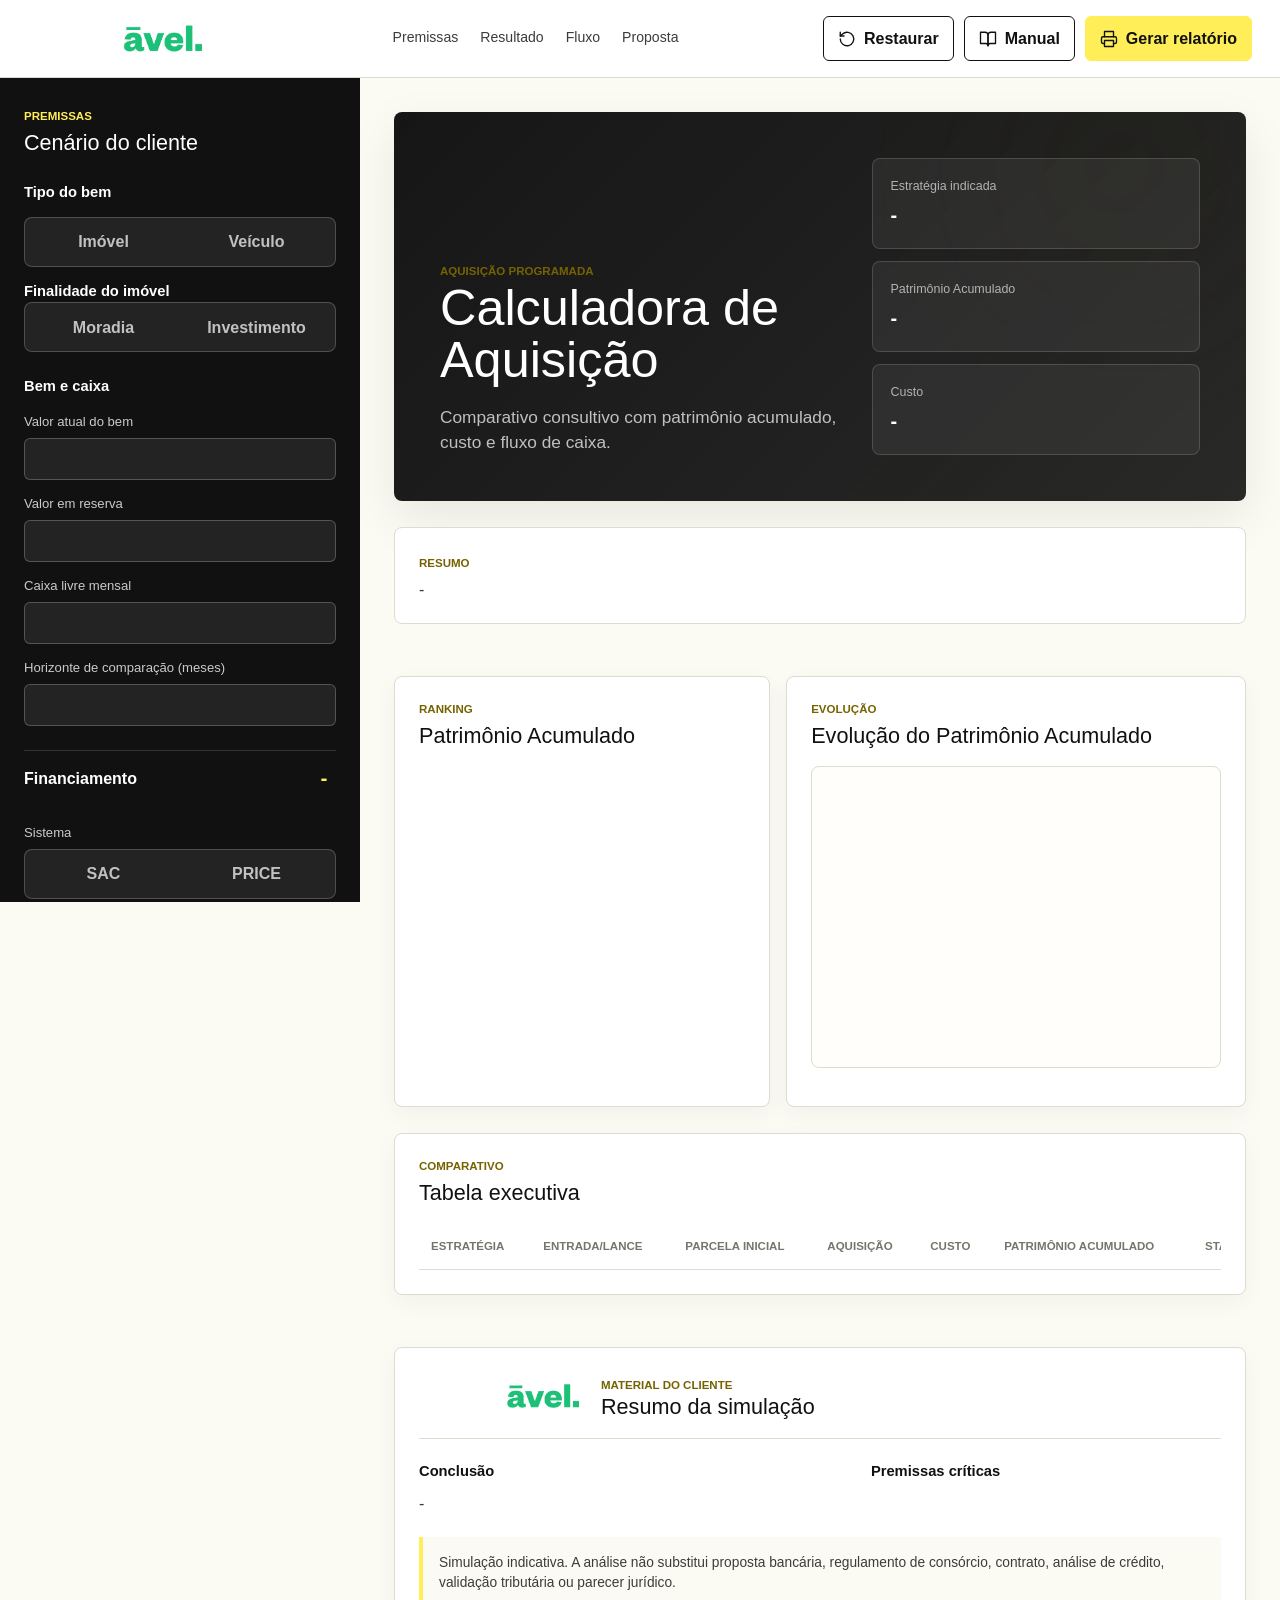
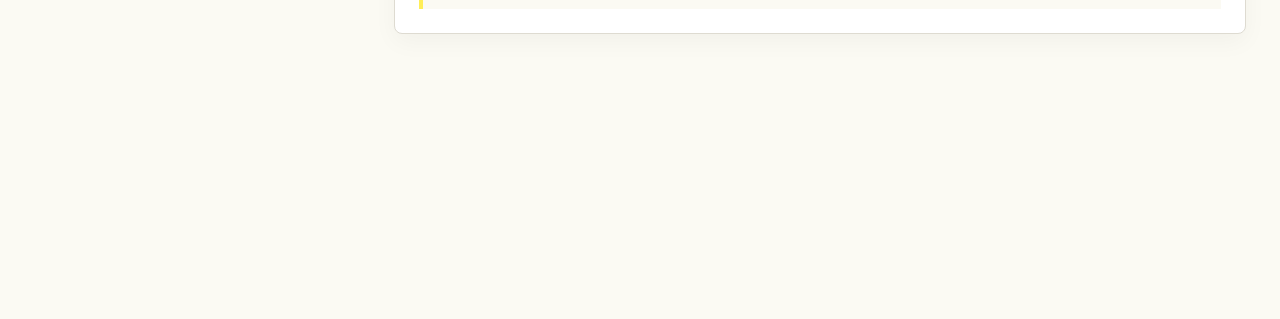
<file: index.html>
<!doctype html>
<html lang="pt-BR">
  <head>
    <meta charset="utf-8" />
    <meta name="viewport" content="width=device-width, initial-scale=1" />
    <meta http-equiv="refresh" content="0; url=web_app/index.html" />
    <title>ConsFin</title>
  </head>
  <body>
    <p><a href="web_app/index.html">Abrir ferramenta</a></p>
  </body>
</html>
</file>
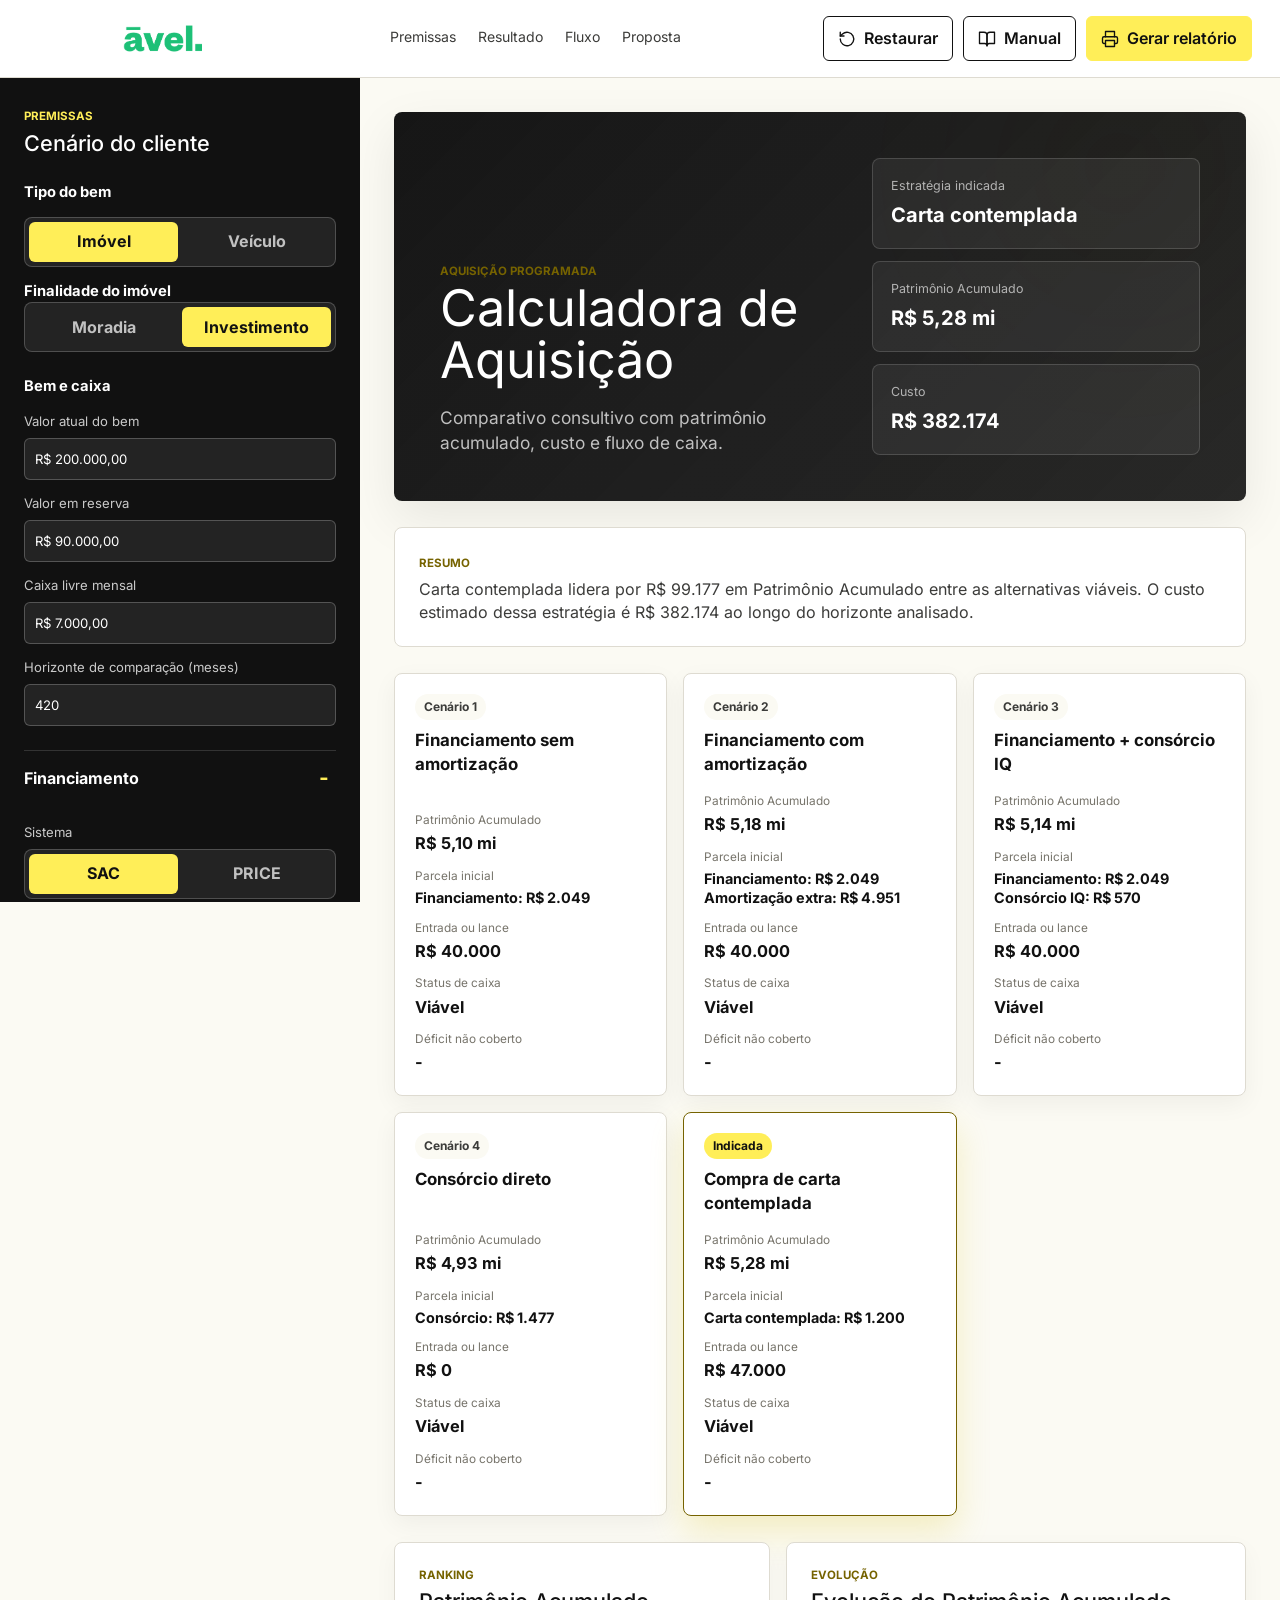
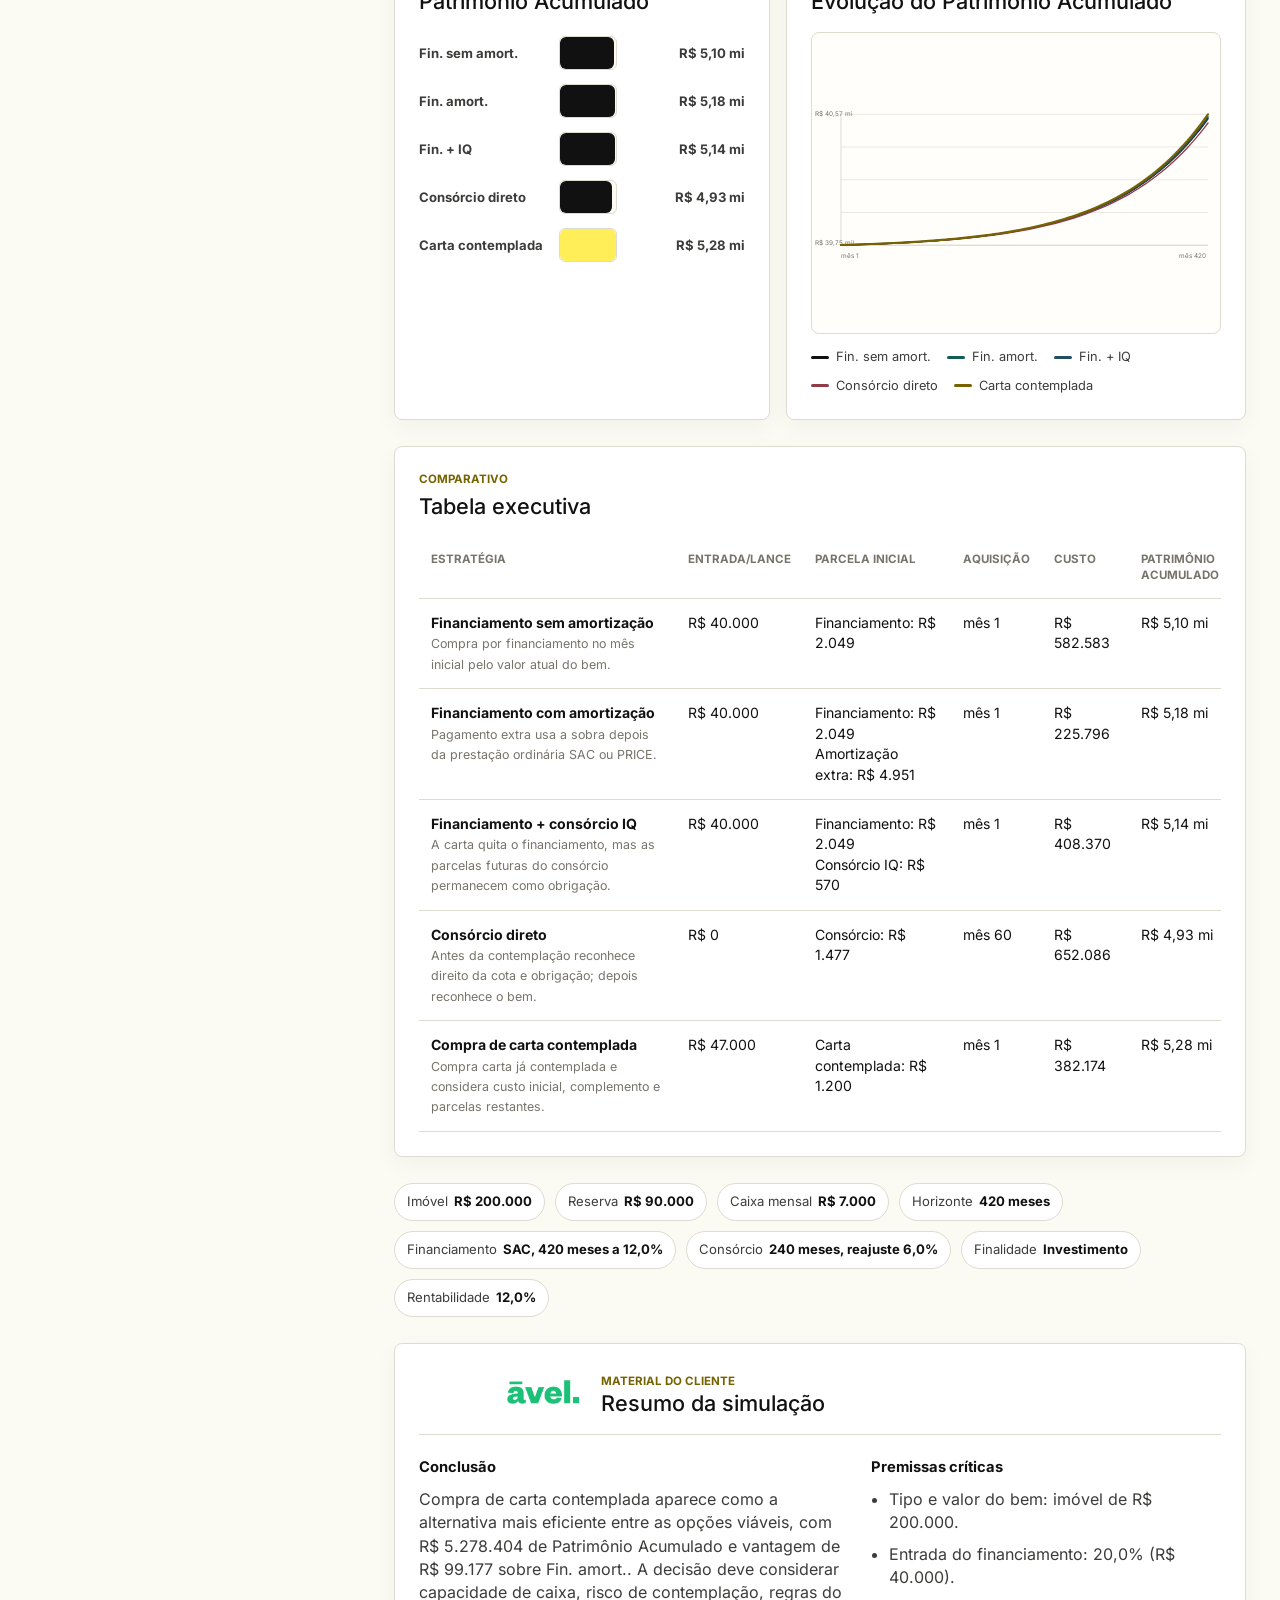
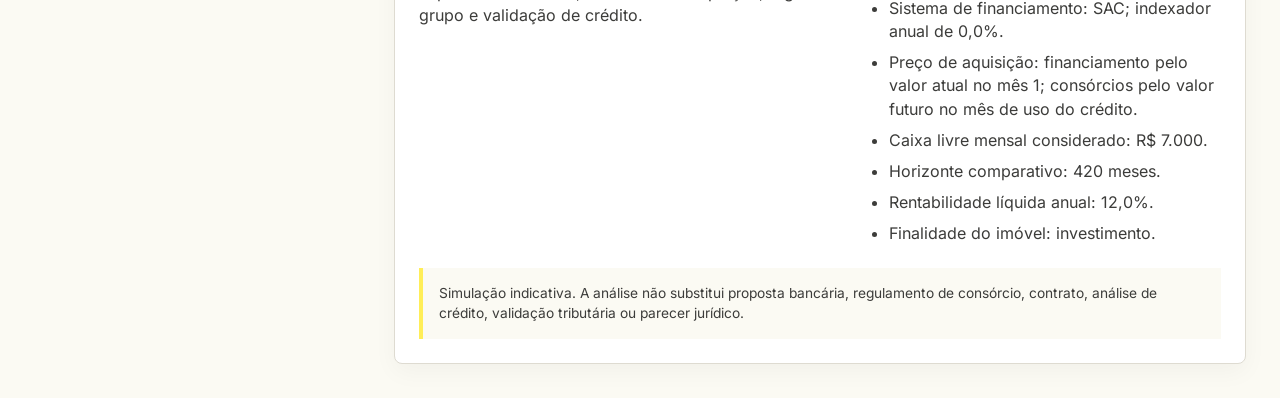
<file: web_app/index.html>
<!doctype html>
<html lang="pt-BR">
  <head>
    <meta charset="utf-8" />
    <meta name="viewport" content="width=device-width, initial-scale=1" />
    <title>Ável | Calculadora de Aquisição</title>
    <meta
      name="description"
      content="Interface consultiva para comparar cinco estratégias de aquisição de imóvel ou veículo."
    />
    <link rel="stylesheet" href="styles.css" />
    <link rel="stylesheet" href="report-print.css" media="print" />
    <script src="report-engine.js" defer></script>
    <script src="app.js" defer></script>
  </head>
  <body>
    <header class="topbar">
      <a class="brand" href="#resultado" aria-label="Ir para o resultado">
        <img src="assets/logo-grupo-site.png" alt="Grupo Ável" />
      </a>
      <nav class="nav-links" aria-label="Navegação principal">
        <a href="#premissas">Premissas</a>
        <a href="#resultado">Resultado</a>
        <a href="#fluxo">Fluxo</a>
        <a href="#proposta">Proposta</a>
      </nav>
      <div class="top-actions">
        <button class="icon-button secondary" type="button" id="resetButton" title="Restaurar premissas">
          <svg viewBox="0 0 24 24" fill="none" stroke="currentColor" stroke-width="2" stroke-linecap="round" stroke-linejoin="round" aria-hidden="true"><path d="M3 12a9 9 0 1 0 3-6.7L3 8"/><path d="M3 3v5h5"/></svg>
          <span>Restaurar</span>
        </button>
        <button class="icon-button secondary" type="button" id="manualButton" title="Abrir manual de uso">
          <svg viewBox="0 0 24 24" fill="none" stroke="currentColor" stroke-width="2" stroke-linecap="round" stroke-linejoin="round" aria-hidden="true"><path d="M2 3h6a4 4 0 0 1 4 4v14a3 3 0 0 0-3-3H2z"/><path d="M22 3h-6a4 4 0 0 0-4 4v14a3 3 0 0 1 3-3h7z"/></svg>
          <span>Manual</span>
        </button>
        <button class="icon-button accent" type="button" id="applyR2Button" title="Aplicar resultado na R2" hidden>
          <svg viewBox="0 0 24 24" fill="none" stroke="currentColor" stroke-width="2" stroke-linecap="round" stroke-linejoin="round" aria-hidden="true"><path d="M22 11.1V12a10 10 0 1 1-5.9-9.1"/><path d="m9 11 3 3L22 4"/></svg>
          <span>Aplicar na R2</span>
        </button>
        <button class="icon-button accent" type="button" id="printButton" title="Gerar relatório">
          <svg viewBox="0 0 24 24" fill="none" stroke="currentColor" stroke-width="2" stroke-linecap="round" stroke-linejoin="round" aria-hidden="true"><path d="M6 9V2h12v7"/><path d="M6 18H4a2 2 0 0 1-2-2v-5a2 2 0 0 1 2-2h16a2 2 0 0 1 2 2v5a2 2 0 0 1-2 2h-2"/><path d="M6 14h12v8H6z"/></svg>
          <span>Gerar relatório</span>
        </button>
      </div>
    </header>

    <main class="shell">
      <aside class="control-panel" id="premissas" aria-label="Premissas da simulação">
        <div class="panel-heading">
          <span class="eyebrow">Premissas</span>
          <h2>Cenário do cliente</h2>
        </div>

        <section class="input-section">
          <h3>Tipo do bem</h3>
          <div class="segmented" role="group" aria-label="Tipo do bem">
            <button type="button" data-segment="assetType" data-value="Imovel">
              Imóvel
            </button>
            <button type="button" data-segment="assetType" data-value="Veiculo">
              Veículo
            </button>
          </div>
          <div data-real-estate-only>
          <h3>Finalidade do imóvel</h3>
          <div class="segmented" role="group" aria-label="Finalidade do imóvel">
            <button type="button" data-segment="usage" data-value="Moradia">
              Moradia
            </button>
            <button type="button" data-segment="usage" data-value="Investimento">
              Investimento
            </button>
          </div>
          </div>
        </section>

        <section class="input-section">
          <h3>Bem e caixa</h3>
          <label>
            <span>Valor atual do bem</span>
            <input data-field="propertyValue" type="text" inputmode="decimal" autocomplete="off" />
          </label>
          <label>
            <span>Valor em reserva</span>
            <input data-field="reserve" type="text" inputmode="decimal" autocomplete="off" />
          </label>
          <label>
            <span>Caixa livre mensal</span>
            <input data-field="monthlyCash" type="text" inputmode="decimal" autocomplete="off" />
          </label>
          <label>
            <span>Horizonte de comparação (meses)</span>
            <input data-field="horizonMonths" type="number" min="12" max="480" step="12" />
          </label>
        </section>

        <details open>
          <summary>Financiamento</summary>
          <div class="input-section compact">
            <div class="field-span">
              <span class="field-label">Sistema</span>
              <div class="segmented" role="group" aria-label="Sistema de financiamento">
                <button type="button" data-segment="financingSystem" data-value="SAC">SAC</button>
                <button type="button" data-segment="financingSystem" data-value="PRICE">PRICE</button>
              </div>
            </div>
            <label>
              <span>Entrada (%)</span>
              <input data-field="entryPct" type="number" min="0" max="100" step="1" />
            </label>
            <label>
              <span>Prazo (meses)</span>
              <input data-field="finMonths" type="number" min="12" max="480" step="12" />
            </label>
            <label>
              <span>Juros a.a. (%)</span>
              <input data-field="annualInterest" type="number" min="0" step="0.1" />
            </label>
            <label>
              <span>Indexador/correção a.a. (%)</span>
              <input data-field="annualTR" type="number" min="0" step="0.1" />
            </label>
            <label>
              <span>Seguro mensal</span>
              <input data-field="insurance" type="text" inputmode="decimal" autocomplete="off" />
            </label>
          </div>
        </details>

        <details open>
          <summary>Consórcio</summary>
          <div class="input-section compact">
            <label>
              <span>Taxa administração (%)</span>
              <input data-field="consAdminPct" type="number" min="0" step="1" />
            </label>
            <label>
              <span>Fundo reserva (%)</span>
              <input data-field="consReservePct" type="number" min="0" step="0.5" />
            </label>
            <label>
              <span>Seguro prestamista (%)</span>
              <input data-field="consInsurancePct" type="number" min="0" step="0.01" />
            </label>
            <label>
              <span>Prazo consórcio (meses)</span>
              <input data-field="consMonths" type="number" min="12" max="480" step="12" />
            </label>
            <label>
              <span>Reajuste anual (%)</span>
              <input data-field="consAdjustPct" type="number" min="0" step="0.5" />
            </label>
            <label>
              <span>Mês contemplação IQ</span>
              <input data-field="iqMonth" type="number" min="1" max="480" step="1" />
            </label>
            <label>
              <span>Mês consórcio direto</span>
              <input data-field="directMonth" type="number" min="1" max="480" step="1" />
            </label>
          </div>
        </details>

        <details>
          <summary>Lances do consórcio</summary>
          <div class="input-section compact">
            <label class="check-row">
              <input data-field="useEmbeddedBid" type="checkbox" />
              <span>Usar lance embutido</span>
            </label>
            <label data-embedded-only>
              <span>Lance embutido (%)</span>
              <input data-field="embeddedBidPct" type="number" min="0" max="90" step="1" />
            </label>
            <label class="check-row">
              <input data-field="useFreeBid" type="checkbox" />
              <span>Usar lance livre</span>
            </label>
            <label data-bid-only="free">
              <span>Lance livre (%)</span>
              <input data-field="freeBidPct" type="number" min="0" max="90" step="1" />
            </label>
            <label class="check-row">
              <input data-field="useFixedBid" type="checkbox" />
              <span>Usar lance fixo</span>
            </label>
            <label data-bid-only="fixed">
              <span>Lance fixo (%)</span>
              <input data-field="fixedBidPct" type="number" min="0" max="90" step="1" />
            </label>
          </div>
        </details>

        <details>
          <summary>Carta contemplada</summary>
          <div class="input-section compact">
            <label class="check-row">
              <input data-field="cardEnabled" type="checkbox" />
              <span>Comparar carta contemplada</span>
            </label>
            <label>
              <span>Mês de compra/transferência</span>
              <input data-field="cardPurchaseMonth" type="number" min="1" max="480" step="1" />
            </label>
            <label>
              <span>Mês de uso do crédito</span>
              <input data-field="cardUseMonth" type="number" min="1" max="480" step="1" />
            </label>
            <label>
              <span>Crédito bruto</span>
              <input data-field="cardGrossCredit" type="text" inputmode="decimal" autocomplete="off" />
            </label>
            <label>
              <span>Restrições do crédito</span>
              <input data-field="cardRestrictions" type="text" inputmode="decimal" autocomplete="off" />
            </label>
            <label>
              <span>Preço pago pela carta</span>
              <input data-field="cardPrice" type="text" inputmode="decimal" autocomplete="off" />
            </label>
            <label>
              <span>Taxa de transferência</span>
              <input data-field="cardTransferFee" type="text" inputmode="decimal" autocomplete="off" />
            </label>
            <label>
              <span>Parcelas restantes</span>
              <input data-field="cardRemainingMonths" type="number" min="0" max="480" step="1" />
            </label>
            <label>
              <span>Parcela atual</span>
              <input data-field="cardInstallment" type="text" inputmode="decimal" autocomplete="off" />
            </label>
            <label>
              <span>Reajuste anual (%)</span>
              <input data-field="cardAdjustPct" type="number" min="0" step="0.5" />
            </label>
          </div>
        </details>

        <details>
          <summary>Uso, renda e economia</summary>
          <div class="input-section compact">
            <label data-real-estate-only>
              <span>Disponibilidade/uso (mês)</span>
              <input data-field="availabilityMonth" type="number" min="1" max="480" step="1" />
            </label>
            <label data-purpose-only="Moradia">
              <span>Custo de espera a.m. (%)</span>
              <input data-field="rentPaidPct" type="number" min="0" step="0.05" />
            </label>
            <label data-purpose-only="Investimento">
              <span>Receita bruta a.m. (%)</span>
              <input data-field="rentReceivedPct" type="number" min="0" step="0.05" />
            </label>
            <label data-real-estate-only>
              <span>Reajuste espera/renda a.a. (%)</span>
              <input data-field="rentAdjustPct" type="number" min="0" step="0.5" />
            </label>
            <label data-purpose-only="Investimento">
              <span>Redutores da renda (%)</span>
              <input data-field="rentalDeductionsPct" type="number" min="0" max="100" step="1" />
            </label>
            <label>
              <span>Rentabilidade líquida a.a. (%)</span>
              <input data-field="annualReturn" type="number" min="0" step="0.5" />
            </label>
            <label data-asset-only="Imovel">
              <span>Valorização do imóvel a.a. (%)</span>
              <input data-field="propertyAppreciationPct" type="number" step="0.5" />
            </label>
            <label data-asset-only="Veiculo">
              <span>Depreciação do veículo a.a. (%)</span>
              <input data-field="vehicleDepreciationPct" type="number" min="-99.9" step="0.5" />
            </label>
            <label>
              <span>Inflação esperada a.a. (%)</span>
              <input data-field="inflationPct" type="number" min="0" step="0.5" />
            </label>
          </div>
        </details>
      </aside>

      <section class="workspace">
        <section class="hero" id="resultado">
          <div>
            <span class="eyebrow">Aquisição programada</span>
            <h1>Calculadora de Aquisição</h1>
            <p>Comparativo consultivo com patrimônio acumulado, custo e fluxo de caixa.</p>
          </div>
          <div class="hero-metrics" aria-label="Resumo da melhor alternativa">
            <div>
              <span>Estratégia indicada</span>
              <strong id="bestStrategyName">-</strong>
            </div>
            <div>
              <span>Patrimônio Acumulado</span>
              <strong id="bestAdjustedToday">-</strong>
            </div>
            <div>
              <span>Custo</span>
              <strong id="bestNominalCost">-</strong>
            </div>
          </div>
        </section>

        <section class="insight-band" aria-label="Resumo executivo">
          <div>
            <span class="eyebrow">Resumo</span>
            <p id="executiveInsight">-</p>
          </div>
        </section>

        <section class="strategy-grid" id="strategyCards" aria-label="Estratégias comparadas"></section>

        <section class="visual-grid" id="fluxo">
          <article class="chart-panel">
            <div class="section-title">
              <span class="eyebrow">Ranking</span>
              <h2>Patrimônio Acumulado</h2>
            </div>
            <div class="bar-chart" id="barChart"></div>
          </article>

          <article class="chart-panel">
            <div class="section-title">
              <span class="eyebrow">Evolução</span>
              <h2>Evolução do Patrimônio Acumulado</h2>
            </div>
            <div class="line-chart-wrap">
              <svg id="lineChart" viewBox="0 0 760 300" role="img" aria-label="Evolução do patrimônio acumulado"></svg>
            </div>
            <div class="legend" id="lineLegend"></div>
          </article>
        </section>

        <section class="comparison-section">
          <div class="section-title">
            <span class="eyebrow">Comparativo</span>
            <h2>Tabela executiva</h2>
          </div>
          <div class="table-wrap">
            <table>
              <thead>
                <tr>
                  <th>Estratégia</th>
                  <th>Entrada/lance</th>
                  <th>Parcela inicial</th>
                  <th>Aquisição</th>
                  <th>Custo</th>
                  <th>Patrimônio Acumulado</th>
                  <th>Status de caixa</th>
                </tr>
              </thead>
              <tbody id="comparisonRows"></tbody>
            </table>
          </div>
        </section>

        <section class="assumptions-strip" id="assumptionChips" aria-label="Premissas principais"></section>

        <section class="proposal" id="proposta">
          <div class="proposal-header">
            <img src="assets/logo-grupo-site.png" alt="Grupo Ável" />
            <div>
              <span class="eyebrow">Material do cliente</span>
              <h2>Resumo da simulação</h2>
            </div>
          </div>
          <div class="proposal-grid">
            <div>
              <h3>Conclusão</h3>
              <p id="proposalConclusion">-</p>
            </div>
            <div>
              <h3>Premissas críticas</h3>
              <ul id="proposalAssumptions"></ul>
            </div>
          </div>
          <div class="proposal-note">
            Simulação indicativa. A análise não substitui proposta bancária, regulamento de consórcio,
            contrato, análise de crédito, validação tributária ou parecer jurídico.
          </div>
        </section>
      </section>
    </main>

    <dialog
      class="report-dialog"
      id="reportDialog"
      aria-labelledby="reportDialogTitle"
      aria-describedby="reportDialogDescription"
    >
      <form class="report-dialog-card" id="reportForm">
        <header class="report-dialog-header">
          <div>
            <span class="eyebrow">Relatório de aquisição</span>
            <h2 id="reportDialogTitle">Gerar relatório</h2>
            <p id="reportDialogDescription">Confirme os dados do documento e escolha o foco do parecer.</p>
          </div>
          <button class="report-dialog-close" type="button" id="reportCloseButton" aria-label="Fechar" title="Fechar">
            <span aria-hidden="true">&times;</span>
          </button>
        </header>

        <div class="report-dialog-body">
          <div class="report-identity-grid">
            <label>
              <span>Cliente</span>
              <input id="reportClientName" name="clientName" type="text" autocomplete="name" maxlength="80" required />
            </label>
            <label>
              <span>Planejador financeiro</span>
              <input id="reportPlannerName" name="plannerName" type="text" autocomplete="name" maxlength="80" required />
            </label>
          </div>

          <fieldset class="report-priority-fieldset">
            <legend>Prioridade do parecer</legend>
            <p>A recomendação seguirá este critério.</p>
            <div class="report-priority-grid">
              <label class="report-priority-option">
                <input type="radio" name="reportPriority" value="wealth" checked />
                <span><strong>Preservar mais patrimônio</strong><small>Prioriza o maior patrimônio corrigido no fim do período.</small></span>
              </label>
              <label class="report-priority-option">
                <input type="radio" name="reportPriority" value="cost" />
                <span><strong>Menor custo</strong><small>Prioriza o menor custo contratual entre as alternativas.</small></span>
              </label>
              <label class="report-priority-option">
                <input type="radio" name="reportPriority" value="payoff" />
                <span><strong>Quitar antes</strong><small>Prioriza o compromisso com menor prazo de pagamento.</small></span>
              </label>
              <label class="report-priority-option">
                <input type="radio" name="reportPriority" value="acquisition" />
                <span><strong>Adquirir antes</strong><small>Prioriza o primeiro momento possível de aquisição.</small></span>
              </label>
              <label class="report-priority-option report-priority-option-wide">
                <input type="radio" name="reportPriority" value="compare" />
                <span><strong>Comparar sem recomendação</strong><small>Apresenta os líderes de cada critério sem emitir uma recomendação.</small></span>
              </label>
            </div>
          </fieldset>

          <p class="report-dialog-error" id="reportDialogError" role="alert" hidden></p>
        </div>

        <footer class="report-dialog-actions">
          <button class="report-action-secondary" type="button" id="reportCancelButton">Cancelar</button>
          <button class="report-action-primary" type="submit">Gerar relatório</button>
        </footer>
      </form>
    </dialog>

    <dialog class="manual-dialog" id="manualDialog" aria-labelledby="manualTitle">
      <div class="manual-window">
        <header class="manual-header">
          <div>
            <span class="eyebrow">Orientações da ferramenta</span>
            <h2 id="manualTitle">Manual de uso</h2>
            <p>Calculadora de Aquisição Web</p>
          </div>
          <button class="manual-close" type="button" id="manualCloseButton" aria-label="Fechar manual" title="Fechar">
            <span aria-hidden="true">&times;</span>
          </button>
        </header>

        <div class="manual-body">
          <nav class="manual-index" aria-label="Índice do manual">
            <strong>Neste manual</strong>
            <a href="#manual-finalidade">Finalidade</a>
            <a href="#manual-fluxo">Fluxo recomendado</a>
            <a href="#manual-navegacao">Navegação e botões</a>
            <a href="#manual-imovel">Bem e caixa</a>
            <a href="#manual-financiamento">Financiamento</a>
            <a href="#manual-consorcio">Consórcio e lances</a>
            <a href="#manual-economia">Uso, renda e economia</a>
            <a href="#manual-alternativas">Alternativas</a>
            <a href="#manual-resultados">Leitura dos resultados</a>
            <a href="#manual-pdf">Geração do PDF</a>
            <a href="#manual-cuidados">Cuidados importantes</a>
            <a href="#manual-problemas">Solução de problemas</a>
            <a href="#manual-checklist">Checklist final</a>
          </nav>

          <article class="manual-content">
            <section id="manual-finalidade">
              <span class="manual-section-number">01</span>
              <h2>Finalidade da interface</h2>
              <p>A interface compara cinco alternativas para adquirir um imóvel ou veículo:</p>
              <ol>
                <li>Financiamento sem amortização extraordinária.</li>
                <li>Financiamento com amortização usando a disponibilidade mensal.</li>
                <li>Financiamento combinado com consórcio como interveniente quitante (IQ).</li>
                <li>Consórcio direto.</li>
                <li>Compra de carta contemplada.</li>
              </ol>
              <p>As alternativas usam as mesmas premissas de bem, reserva, caixa mensal, horizonte, preço de aquisição e rentabilidade. A indicação considera apenas estratégias financeiramente viáveis.</p>
              <div class="manual-note">A simulação é indicativa e não substitui análise de crédito, proposta bancária, regulamento do consórcio, contrato, avaliação tributária ou parecer jurídico.</div>
            </section>

            <section id="manual-fluxo">
              <span class="manual-section-number">02</span>
              <h2>Fluxo recomendado de uso</h2>
              <ol class="manual-steps">
                <li>Escolha Imóvel ou Veículo e, para imóvel, a finalidade.</li>
                <li>Informe o valor do bem, a reserva e o caixa livre mensal.</li>
                <li>Defina o horizonte da comparação.</li>
                <li>Escolha SAC ou PRICE e revise as premissas do financiamento.</li>
                <li>Revise as premissas do consórcio e os meses de contemplação.</li>
                <li>Ative somente os tipos de lance que serão considerados.</li>
                <li>Revise a carta contemplada, aluguel de espera ou renda e a taxa do bem.</li>
                <li>Compare as alternativas, os gráficos e a tabela executiva.</li>
                <li>Gere o relatório depois de validar todas as premissas.</li>
              </ol>
              <p>Os resultados são recalculados automaticamente a cada alteração. Não existe botão separado para executar a simulação.</p>
            </section>

            <section id="manual-navegacao">
              <span class="manual-section-number">03</span>
              <h2>Navegação e botões</h2>
              <dl class="manual-definitions">
                <div><dt>Premissas</dt><dd>Leva ao painel de entradas do cenário.</dd></div>
                <div><dt>Resultado</dt><dd>Leva ao resumo da estratégia indicada e às cinco alternativas.</dd></div>
                <div><dt>Fluxo</dt><dd>Leva aos gráficos de ranking e evolução do patrimônio.</dd></div>
                <div><dt>Proposta</dt><dd>Leva ao resumo consultivo da simulação.</dd></div>
                <div><dt>Restaurar</dt><dd>Recoloca todos os campos nos valores padrão. Os valores digitados não são salvos antes da restauração.</dd></div>
                <div><dt>Manual</dt><dd>Abre estas orientações sem sair da simulação.</dd></div>
                <div><dt>Aplicar na R2</dt><dd>Aparece quando a calculadora foi aberta pela R2 e devolve a simulação revisada ao objetivo de aquisição.</dd></div>
                <div><dt>Gerar relatório</dt><dd>Solicita os dados do cliente e abre a impressão do navegador para salvar o parecer em PDF.</dd></div>
              </dl>
            </section>

            <section id="manual-imovel">
              <span class="manual-section-number">04</span>
              <h2>Tipo, finalidade, preço e caixa</h2>
              <p><strong>Imóvel</strong> usa a valorização informada. <strong>Veículo</strong> usa depreciação e não possui finalidade ou renda de aluguel.</p>
              <p>Para imóvel, <strong>Moradia</strong> aplica aluguel pago antes do acesso e <strong>Investimento</strong> aplica receita líquida depois do acesso.</p>
              <dl class="manual-definitions">
                <div><dt>Valor atual do bem</dt><dd>Referência para entrada, crédito, renda, valorização ou depreciação.</dd></div>
                <div><dt>Preço na aquisição</dt><dd>Financiamento compra pelo valor atual no mês 1; consórcios usam o valor futuro do bem no mês da contemplação ou uso do crédito.</dd></div>
                <div><dt>Valor em reserva</dt><dd>Recursos disponíveis no início. A reserva pode cobrir desembolsos que excedam o caixa mensal; o saldo remanescente é remunerado pela rentabilidade informada.</dd></div>
                <div><dt>Caixa livre mensal</dt><dd>Valor máximo recorrente destinado ao plano. Parcelas, espera e demais desembolsos consomem esse caixa.</dd></div>
                <div><dt>Horizonte de comparação</dt><dd>Mês em que os resultados finais são comparados. Todas as alternativas usam o mesmo horizonte.</dd></div>
              </dl>
              <div class="manual-note">O caixa livre mensal não é um valor adicional além da parcela. Se ele não for suficiente, a diferença consome a reserva.</div>
            </section>

            <section id="manual-financiamento">
              <span class="manual-section-number">05</span>
              <h2>Premissas do financiamento</h2>
              <dl class="manual-definitions">
                <div><dt>Sistema</dt><dd>SAC amortiza o saldo pelos meses restantes; PRICE calcula a prestação financeira sobre saldo corrigido e prazo remanescente.</dd></div>
                <div><dt>Entrada (%)</dt><dd>Percentual do preço aplicável no mês da aquisição.</dd></div>
                <div><dt>Prazo (meses)</dt><dd>Prazo contratual do financiamento.</dd></div>
                <div><dt>Juros a.a. (%)</dt><dd>Taxa efetiva anual convertida para a taxa mensal equivalente.</dd></div>
                <div><dt>Indexador/correção a.a. (%)</dt><dd>Índice contratual genérico do saldo, que pode ser TR, IPCA, nenhum ou outro.</dd></div>
                <div><dt>Seguro mensal</dt><dd>Valor adicionado à prestação enquanto o financiamento estiver ativo.</dd></div>
              </dl>
              <p>A amortização extraordinária usa somente a sobra entre o caixa livre mensal e a prestação ordinária SAC ou PRICE.</p>
            </section>

            <section id="manual-consorcio">
              <span class="manual-section-number">06</span>
              <h2>Consórcio e lances</h2>
              <dl class="manual-definitions">
                <div><dt>Taxa de administração</dt><dd>Percentual total da taxa considerado no plano.</dd></div>
                <div><dt>Fundo de reserva</dt><dd>Percentual total destinado ao fundo do grupo.</dd></div>
                <div><dt>Seguro prestamista</dt><dd>Encargo considerado conforme a lógica atual do simulador. Confirme a forma de cobrança com a administradora.</dd></div>
                <div><dt>Prazo do consórcio</dt><dd>Quantidade de parcelas do plano.</dd></div>
                <div><dt>Reajuste anual</dt><dd>Reajuste aplicado ao crédito e às parcelas do consórcio.</dd></div>
                <div><dt>Mês de contemplação IQ</dt><dd>Mês assumido para a carta atuar como interveniente quitante do financiamento.</dd></div>
                <div><dt>Mês do consórcio direto</dt><dd>Mês assumido para a contemplação e aquisição pelo consórcio.</dd></div>
                <div><dt>Posição líquida</dt><dd>Antes da contemplação, reconhece direito econômico descontado e VP das parcelas futuras. Depois, o direito é substituído pelo bem e a obrigação permanece.</dd></div>
                <div><dt>Carta contemplada</dt><dd>Considera preço da carta, transferência, crédito líquido, complemento e parcelas restantes.</dd></div>
              </dl>
              <h3>Tipos de lance</h3>
              <p>Lance fixo e livre são exclusivos entre si. O lance embutido pode compor o lance total, reduz o crédito líquido e não pode superar o percentual total. O caixa do cliente corresponde ao lance total menos a parcela embutida.</p>
              <div class="manual-note warning">Os meses de contemplação são hipóteses de simulação, não previsões ou garantias. A contemplação real depende de sorteio, lance e regras do grupo.</div>
            </section>

            <section id="manual-economia">
              <span class="manual-section-number">07</span>
              <h2>Uso, renda e economia</h2>
              <dl class="manual-definitions">
                <div><dt>Disponibilidade/uso</dt><dd>Primeiro mês em que o bem pode ser usado ou gerar renda, respeitando a aquisição em cada estratégia.</dd></div>
                <div><dt>Aluguel pago</dt><dd>Premissa opcional da finalidade Moradia, antes do acesso ao imóvel.</dd></div>
                <div><dt>Receita bruta</dt><dd>Premissa opcional da finalidade Investimento, depois do acesso ao imóvel.</dd></div>
                <div><dt>Redutores da renda</dt><dd>Representam vacância, administração, manutenção, tributos e outros descontos agregados.</dd></div>
                <div><dt>Rentabilidade líquida a.a.</dt><dd>Retorno anual aplicado ao saldo financeiro que permanece investido.</dd></div>
                <div><dt>Taxa do bem</dt><dd>Valorização do imóvel ou depreciação do veículo, selecionada automaticamente.</dd></div>
                <div><dt>Inflação esperada a.a.</dt><dd>Taxa usada para converter o patrimônio final em poder de compra de hoje.</dd></div>
              </dl>
            </section>

            <section id="manual-alternativas">
              <span class="manual-section-number">08</span>
              <h2>As cinco alternativas</h2>
              <ol class="manual-alternatives">
                <li><strong>Financiamento sem amortização</strong><span>Compra pelo preço aplicável e paga as prestações SAC ou PRICE.</span></li>
                <li><strong>Financiamento com amortização</strong><span>Usa a sobra mensal depois da prestação para reduzir prazo.</span></li>
                <li><strong>Financiamento + consórcio IQ</strong><span>Quita o financiamento na contemplação, mantendo a obrigação futura do grupo.</span></li>
                <li><strong>Consórcio direto</strong><span>Reconhece posição líquida da cota antes e depois da contemplação.</span></li>
                <li><strong>Carta contemplada</strong><span>Compra uma carta já contemplada e assume as parcelas restantes.</span></li>
              </ol>
            </section>

            <section id="manual-resultados">
              <span class="manual-section-number">09</span>
              <h2>Como ler os resultados</h2>
              <dl class="manual-definitions">
                <div><dt>Estratégia indicada</dt><dd>Na tela, é a alternativa viável com maior Patrimônio Acumulado. No relatório, segue a prioridade escolhida pelo planejador.</dd></div>
                <div><dt>Patrimônio Acumulado</dt><dd>Patrimônio final convertido para poder de compra de hoje pela inflação esperada.</dd></div>
                <div><dt>Custo na tela</dt><dd>Soma nominal dos desembolsos dentro do horizonte, incluindo entrada, lance, parcelas e aluguel de espera.</dd></div>
                <div><dt>Menor custo no relatório</dt><dd>Compara os desembolsos contratuais completos, inclusive parcelas posteriores ao horizonte, sem confundir custo com patrimônio.</dd></div>
                <div><dt>Parcela inicial</dt><dd>Composição do primeiro desembolso recorrente. No IQ, financiamento e consórcio aparecem separadamente.</dd></div>
                <div><dt>Aquisição</dt><dd>Mês em que o bem entra no patrimônio da estratégia.</dd></div>
              </dl>
              <p>O gráfico de ranking compara o Patrimônio Acumulado final. O gráfico de evolução mostra a trajetória ao longo do tempo. A tabela executiva reúne entrada ou lance, parcela inicial, aquisição, custo e patrimônio.</p>
              <div class="manual-note">Custo é um acumulado nominal; Patrimônio Acumulado está em reais de hoje. Não subtraia um diretamente do outro e não escolha uma alternativa apenas pelo menor custo.</div>
            </section>

            <section id="manual-pdf">
              <span class="manual-section-number">10</span>
              <h2>Geração do relatório em PDF</h2>
              <ol class="manual-steps">
                <li>Revise os campos e os resultados na tela.</li>
                <li>Clique em <strong>Gerar relatório</strong>.</li>
                <li>Informe cliente, planejador e a prioridade que orienta o parecer.</li>
                <li>Na janela do navegador, escolha <strong>Salvar como PDF</strong>.</li>
                <li>Mantenha orientação e escala padrão, salvo necessidade específica.</li>
                <li>Verifique a visualização antes de salvar.</li>
              </ol>
              <p>O relatório inclui as cinco alternativas, a recomendação do cenário, patrimônio, custo, gráficos comparativos e premissas principais. Ele reflete o estado atual da tela; a ferramenta não salva histórico automaticamente.</p>
            </section>

            <section id="manual-cuidados">
              <span class="manual-section-number">11</span>
              <h2>Cuidados importantes</h2>
              <p>Em cada mês, o modelo adiciona caixa livre e renda, deduz entrada, lances, parcelas, espera e posse, e usa a reserva para cobrir diferenças. Uma alternativa com déficit não coberto não participa da recomendação.</p>
              <ul>
                <li>Não trate o caixa livre mensal como dinheiro adicional além da parcela.</li>
                <li>Não interprete contemplação simulada como garantia.</li>
                <li>Não informe rentabilidade bruta quando o campo pede rentabilidade líquida.</li>
                <li>Não conte renda antes da aquisição e da disponibilidade do bem.</li>
                <li>Não use lances incompatíveis com o regulamento real.</li>
                <li>Não ignore o VP das parcelas futuras dos consórcios.</li>
                <li>Não confunda indexador, reajuste do consórcio, inflação, taxa do bem e rentabilidade financeira.</li>
              </ul>
              <h3>Análise de sensibilidade</h3>
              <p>Altere uma premissa por vez. Teste horizontes de 60, 120, 240 e 420 meses, contemplação mais cedo e mais tarde, preço travado e de mercado, SAC e PRICE.</p>
            </section>

            <section id="manual-problemas">
              <span class="manual-section-number">12</span>
              <h2>Solução de problemas</h2>
              <dl class="manual-definitions troubleshooting">
                <div><dt>Os resultados não mudam</dt><dd>Saia do campo ou pressione Tab, confira o formato do número e tente novamente.</dd></div>
                <div><dt>Um percentual parece incorreto</dt><dd>Digite percentuais como números usuais: 12 para 12% e 0,5 para 0,5%.</dd></div>
                <div><dt>Uma alternativa aparece inviável</dt><dd>Compare parcela, caixa mensal, reserva, entrada, lance, espera, posse e custo inicial da carta.</dd></div>
                <div><dt>O PDF não é salvo automaticamente</dt><dd>O botão abre a impressão do navegador. Selecione “Salvar como PDF” no destino.</dd></div>
                <div><dt>Ícones não aparecem</dt><dd>Os textos continuam identificando os botões. Verifique a conexão com a internet para carregar a biblioteca de ícones.</dd></div>
              </dl>
            </section>

            <section id="manual-checklist">
              <span class="manual-section-number">13</span>
              <h2>Checklist antes da recomendação</h2>
              <ul class="manual-checklist">
                <li>Tipo do bem, finalidade e convenção de preço estão corretos.</li>
                <li>O valor atual corresponde ao bem analisado.</li>
                <li>A reserva está realmente disponível.</li>
                <li>O caixa livre mensal é sustentável e não inclui a própria parcela.</li>
                <li>O horizonte é igual para todas as alternativas.</li>
                <li>SAC/PRICE, juros, indexador, seguro, prazo e entrada foram confirmados.</li>
                <li>Taxas, prazo, reajuste e regras do consórcio foram confirmados.</li>
                <li>Os meses de contemplação foram tratados como hipóteses.</li>
                <li>Os lances ativos são compatíveis com a proposta real.</li>
                <li>Carta contemplada, renda, espera, posse, taxa do bem e inflação foram revisados.</li>
                <li>O PDF foi revisado antes de ser apresentado.</li>
              </ul>
            </section>
          </article>
        </div>
      </div>
    </dialog>

    <section class="print-report" id="printReport" aria-hidden="true"></section>
  </body>
</html>
</file>
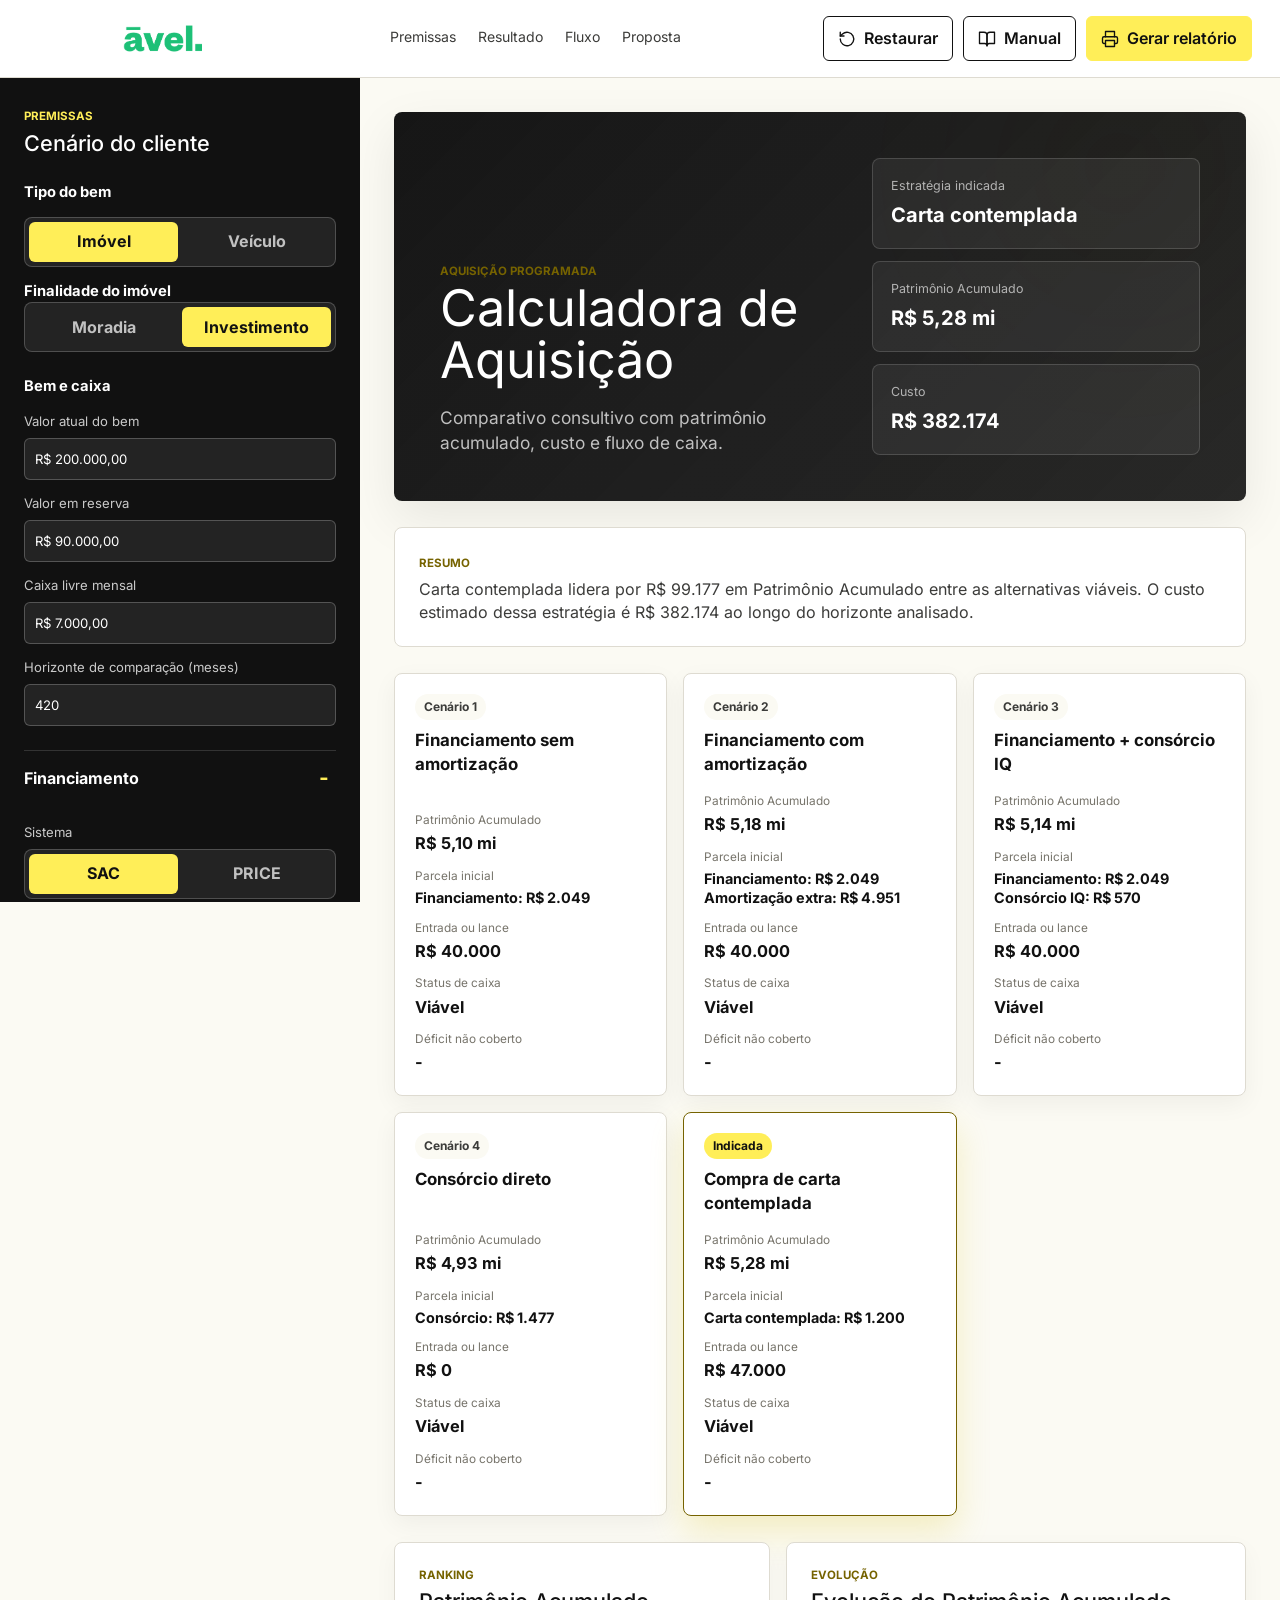
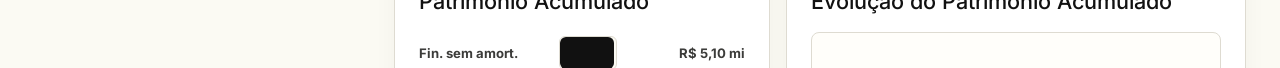
<file: Calculadora de Aquisição Web.html>
<!doctype html>
<html lang="pt-BR">
  <head>
    <meta charset="utf-8" />
    <meta name="viewport" content="width=device-width, initial-scale=1" />
    <meta http-equiv="refresh" content="0; url=web_app/index.html" />
    <title>Calculadora de Aquisição Web</title>
  </head>
  <body>
    <p><a href="web_app/index.html">Abrir Calculadora de Aquisição Web</a></p>
  </body>
</html>
</file>
<file: web_app/styles.css>
@font-face {
  font-family: "Inter";
  font-style: normal;
  font-weight: 400;
  font-display: swap;
  src: url("assets/fonts/Inter-Regular.woff2") format("woff2");
}

@font-face {
  font-family: "Inter";
  font-style: normal;
  font-weight: 500;
  font-display: swap;
  src: url("assets/fonts/Inter-Medium.woff2") format("woff2");
}

@font-face {
  font-family: "Inter";
  font-style: normal;
  font-weight: 600;
  font-display: swap;
  src: url("assets/fonts/Inter-SemiBold.woff2") format("woff2");
}

@font-face {
  font-family: "Inter";
  font-style: normal;
  font-weight: 700;
  font-display: swap;
  src: url("assets/fonts/Inter-Bold.woff2") format("woff2");
}

@font-face {
  font-family: "Space Grotesk";
  font-style: normal;
  font-weight: 500;
  font-display: swap;
  src: url("assets/fonts/SpaceGrotesk-Medium.woff2") format("woff2");
}

@font-face {
  font-family: "Space Grotesk";
  font-style: normal;
  font-weight: 600;
  font-display: swap;
  src: url("assets/fonts/SpaceGrotesk-SemiBold.woff2") format("woff2");
}

@font-face {
  font-family: "Space Grotesk";
  font-style: normal;
  font-weight: 700;
  font-display: swap;
  src: url("assets/fonts/SpaceGrotesk-Bold.woff2") format("woff2");
}

:root {
  --ink: #111111;
  --ink-soft: #3c3c3a;
  --paper: #ffffff;
  --paper-warm: #fbfaf3;
  --line: #dedbd1;
  --line-strong: #c6c0af;
  --accent: #ffee58;
  --accent-deep: #766300;
  --green: #115e59;
  --blue: #244d62;
  --wine: #8f3d49;
  --muted: #77746b;
  --report-green: #1dc077;
  --report-green-deep: #0f7a4d;
  --report-warning: #ffd60a;
  --report-neutral: #636366;
  --shadow: 0 18px 50px rgba(17, 17, 17, 0.08);
  --radius: 8px;
  --radius-small: 6px;
}

* {
  box-sizing: border-box;
}

[hidden] {
  display: none !important;
}

html {
  scroll-behavior: smooth;
}

body {
  margin: 0;
  background: var(--paper-warm);
  color: var(--ink);
  font-family: "Inter", Arial, sans-serif;
  font-size: 16px;
  font-weight: 400;
  letter-spacing: 0;
  line-height: 1.45;
  overflow-x: hidden;
}

button,
input,
summary {
  font: inherit;
}

button {
  cursor: pointer;
}

a {
  color: inherit;
  text-decoration: none;
}

.topbar {
  position: sticky;
  top: 0;
  z-index: 20;
  display: grid;
  grid-template-columns: minmax(140px, 220px) 1fr auto;
  gap: 24px;
  align-items: center;
  min-height: 76px;
  padding: 16px 28px;
  background: rgba(255, 255, 255, 0.94);
  border-bottom: 1px solid var(--line);
  backdrop-filter: blur(14px);
}

.topbar > *,
.shell > *,
.workspace,
.hero > *,
.insight-band > *,
.chart-panel,
.comparison-section,
.proposal {
  min-width: 0;
}

.brand {
  display: inline-flex;
  align-items: center;
  width: 174px;
  min-width: 0;
}

.brand img {
  display: block;
  width: 100%;
  height: auto;
}

.nav-links {
  display: flex;
  gap: 22px;
  justify-content: center;
  color: var(--ink-soft);
  font-size: 0.88rem;
}

.nav-links a {
  padding: 8px 0;
  border-bottom: 2px solid transparent;
}

.nav-links a:hover {
  border-color: var(--accent);
  color: var(--ink);
}

.top-actions {
  display: flex;
  gap: 10px;
  align-items: center;
}

.icon-button {
  display: inline-flex;
  align-items: center;
  justify-content: center;
  min-height: 42px;
  padding: 10px 14px;
  border: 1px solid var(--ink);
  border-radius: var(--radius-small);
  background: var(--ink);
  color: var(--paper);
  font-weight: 600;
  gap: 8px;
}

.icon-button svg {
  width: 18px;
  height: 18px;
  stroke-width: 1.8;
}

.icon-button.secondary {
  background: var(--paper);
  color: var(--ink);
}

.icon-button.accent {
  background: var(--accent);
  border-color: var(--accent);
  color: var(--ink);
}

.icon-button.is-applied {
  border-color: rgba(29, 192, 119, 0.3);
  background: rgba(29, 192, 119, 0.12);
  color: var(--green);
  box-shadow: none;
}

.shell {
  display: grid;
  grid-template-columns: 360px minmax(0, 1fr);
  gap: 0;
  min-height: calc(100vh - 76px);
}

.control-panel {
  position: sticky;
  top: 76px;
  align-self: start;
  height: calc(100vh - 76px);
  overflow-y: auto;
  padding: 30px 24px 42px;
  background: var(--ink);
  color: var(--paper);
}

.panel-heading,
.section-title {
  display: grid;
  gap: 6px;
}

.panel-heading {
  margin-bottom: 26px;
}

.eyebrow {
  color: var(--accent-deep);
  font-size: 0.72rem;
  font-weight: 700;
  text-transform: uppercase;
}

.control-panel .eyebrow {
  color: var(--accent);
}

h1,
h2,
h3,
p {
  margin: 0;
}

h1 {
  max-width: 650px;
  font-size: 3.15rem;
  font-weight: 400;
  line-height: 1.05;
}

h2 {
  font-size: 1.35rem;
  font-weight: 500;
  line-height: 1.15;
}

h3 {
  font-size: 0.92rem;
  font-weight: 700;
}

.input-section {
  display: grid;
  gap: 14px;
  margin-bottom: 24px;
}

.input-section.compact {
  margin-top: 16px;
  margin-bottom: 18px;
}

.input-section label {
  display: grid;
  gap: 7px;
  color: rgba(255, 255, 255, 0.78);
  font-size: 0.82rem;
}

.field-span {
  display: grid;
  gap: 7px;
}

.field-label {
  color: rgba(255, 255, 255, 0.78);
  font-size: 0.82rem;
}

.input-section input[type="number"],
.input-section input[type="text"] {
  width: 100%;
  height: 42px;
  padding: 8px 10px;
  border: 1px solid rgba(255, 255, 255, 0.22);
  border-radius: var(--radius-small);
  background: rgba(255, 255, 255, 0.08);
  color: var(--paper);
  outline: none;
}

.input-section input[type="number"]:focus,
.input-section input[type="text"]:focus {
  border-color: var(--accent);
  box-shadow: 0 0 0 3px rgba(255, 238, 88, 0.14);
}

.input-section input[type="checkbox"] {
  width: 18px;
  height: 18px;
  accent-color: var(--accent);
}

.check-row {
  grid-template-columns: 20px 1fr;
  align-items: center;
}

.segmented {
  display: grid;
  grid-template-columns: 1fr 1fr;
  gap: 4px;
  padding: 4px;
  border: 1px solid rgba(255, 255, 255, 0.2);
  border-radius: var(--radius);
  background: rgba(255, 255, 255, 0.08);
}

.segmented button {
  min-height: 40px;
  border: 0;
  border-radius: var(--radius-small);
  background: transparent;
  color: rgba(255, 255, 255, 0.72);
  font-weight: 700;
}

.segmented button.is-active {
  background: var(--accent);
  color: var(--ink);
}

.segmented.three {
  grid-template-columns: repeat(3, minmax(0, 1fr));
}

.segmented.three button {
  padding-inline: 6px;
  font-size: 0.75rem;
}

details {
  border-top: 1px solid rgba(255, 255, 255, 0.14);
}

details:last-of-type {
  border-bottom: 1px solid rgba(255, 255, 255, 0.14);
}

summary {
  display: flex;
  align-items: center;
  justify-content: space-between;
  min-height: 56px;
  color: var(--paper);
  font-weight: 700;
  list-style: none;
}

summary::-webkit-details-marker {
  display: none;
}

summary::after {
  content: "+";
  display: inline-grid;
  place-items: center;
  width: 24px;
  height: 24px;
  color: var(--accent);
  font-size: 1.3rem;
  line-height: 1;
}

details[open] summary::after {
  content: "-";
}

.workspace {
  display: grid;
  gap: 26px;
  padding: 34px;
}

.hero {
  display: grid;
  grid-template-columns: minmax(0, 1.1fr) minmax(320px, 0.9fr);
  gap: 30px;
  align-items: end;
  min-height: 350px;
  padding: 46px;
  border-radius: var(--radius);
  background:
    linear-gradient(135deg, rgba(17, 17, 17, 0.98), rgba(17, 17, 17, 0.9)),
    radial-gradient(circle at 85% 14%, rgba(255, 238, 88, 0.3), transparent 34%);
  color: var(--paper);
  box-shadow: var(--shadow);
}

.hero p {
  max-width: 540px;
  margin-top: 18px;
  color: rgba(255, 255, 255, 0.72);
  font-size: 1.08rem;
}

.hero-metrics {
  display: grid;
  gap: 12px;
}

.hero-metrics div {
  display: grid;
  gap: 6px;
  padding: 18px;
  border: 1px solid rgba(255, 255, 255, 0.15);
  border-radius: var(--radius);
  background: rgba(255, 255, 255, 0.06);
}

.hero-metrics span {
  color: rgba(255, 255, 255, 0.64);
  font-size: 0.78rem;
}

.hero-metrics strong {
  font-size: 1.25rem;
  font-weight: 700;
}

.insight-band {
  display: grid;
  grid-template-columns: 1fr;
  gap: 18px;
  align-items: center;
  padding: 22px 24px;
  border: 1px solid var(--line);
  border-radius: var(--radius);
  background: var(--paper);
}

.insight-band p {
  margin-top: 4px;
  color: var(--ink-soft);
}

.strategy-grid {
  display: grid;
  grid-template-columns: repeat(3, minmax(0, 1fr));
  gap: 16px;
}

.strategy-card {
  display: grid;
  grid-template-rows: auto 1fr;
  gap: 16px;
  min-height: 270px;
  padding: 20px;
  border: 1px solid var(--line);
  border-radius: var(--radius);
  background: var(--paper);
  box-shadow: 0 8px 24px rgba(17, 17, 17, 0.05);
}

.strategy-card.is-best {
  border-color: var(--accent-deep);
  box-shadow: 0 16px 34px rgba(214, 189, 0, 0.2);
}

.strategy-card.is-infeasible {
  border-color: #d8c7ca;
  background: #fffafa;
}

.strategy-title {
  display: grid;
  gap: 8px;
}

.strategy-title h3 {
  font-size: 1.05rem;
}

.badge {
  display: inline-flex;
  width: fit-content;
  min-height: 26px;
  align-items: center;
  padding: 4px 9px;
  border-radius: 999px;
  background: var(--paper-warm);
  color: var(--ink-soft);
  font-size: 0.75rem;
  font-weight: 700;
}

.badge.best {
  background: var(--accent);
  color: var(--ink);
}

.badge.infeasible {
  background: #f3d7dd;
  color: var(--wine);
}

.metric-list {
  display: grid;
  gap: 12px;
  align-content: end;
}

.metric {
  display: grid;
  gap: 3px;
}

.metric span {
  color: var(--muted);
  font-size: 0.74rem;
}

.metric strong {
  font-size: 1.02rem;
}

.metric strong.multi-line {
  font-size: 0.9rem;
  line-height: 1.35;
}

.metric strong.infeasible {
  color: var(--wine);
}

.metric strong.negative,
.negative {
  color: var(--wine);
}

.metric strong.positive,
.positive {
  color: var(--green);
}

.muted-text {
  color: var(--muted);
  font-size: 0.78rem;
}

.visual-grid {
  display: grid;
  grid-template-columns: 0.9fr 1.1fr;
  gap: 16px;
}

.chart-panel,
.comparison-section,
.proposal {
  padding: 24px;
  border: 1px solid var(--line);
  border-radius: var(--radius);
  background: var(--paper);
  box-shadow: 0 8px 24px rgba(17, 17, 17, 0.04);
}

.bar-chart {
  display: grid;
  gap: 14px;
  margin-top: 22px;
}

.bar-row {
  display: grid;
  grid-template-columns: 128px 1fr 116px;
  gap: 12px;
  align-items: center;
}

.bar-label {
  color: var(--ink-soft);
  font-size: 0.82rem;
  font-weight: 700;
}

.bar-track {
  height: 34px;
  overflow: hidden;
  border-radius: var(--radius-small);
  background: var(--paper-warm);
  border: 1px solid var(--line);
}

.bar-fill {
  height: 100%;
  min-width: 2px;
  border-radius: var(--radius-small);
  background: var(--ink);
}

.bar-fill.is-best {
  background: var(--accent);
}

.bar-fill.is-negative {
  background: var(--wine);
}

.bar-fill.is-infeasible {
  min-width: 0;
  background: transparent;
}

.bar-row.is-infeasible .bar-track {
  background: #f7eeee;
}

.bar-row.is-infeasible .bar-value {
  color: var(--wine);
}

.bar-value {
  text-align: right;
  color: var(--ink-soft);
  font-size: 0.82rem;
  font-weight: 700;
}

.line-chart-wrap {
  width: 100%;
  margin-top: 18px;
  overflow: hidden;
  border: 1px solid var(--line);
  border-radius: var(--radius);
  background: #fffefa;
}

#lineChart {
  display: block;
  width: 100%;
  height: 300px;
}

.chart-axis {
  stroke: var(--line-strong);
  stroke-width: 1;
}

.chart-grid {
  stroke: rgba(198, 192, 175, 0.65);
  stroke-width: 1;
}

.legend {
  display: flex;
  flex-wrap: wrap;
  gap: 10px 16px;
  margin-top: 14px;
  color: var(--ink-soft);
  font-size: 0.8rem;
}

.legend-item {
  display: inline-flex;
  align-items: center;
  gap: 7px;
}

.legend-swatch {
  width: 18px;
  height: 3px;
  border-radius: 999px;
}

.comparison-section {
  display: grid;
  gap: 18px;
}

.table-wrap {
  overflow-x: auto;
}

table {
  width: 100%;
  min-width: 920px;
  border-collapse: collapse;
}

th,
td {
  padding: 14px 12px;
  border-bottom: 1px solid var(--line);
  text-align: left;
  vertical-align: top;
}

th {
  color: var(--muted);
  font-size: 0.72rem;
  font-weight: 800;
  text-transform: uppercase;
}

td {
  font-size: 0.88rem;
}

tbody tr:hover {
  background: var(--paper-warm);
}

.assumptions-strip {
  display: flex;
  flex-wrap: wrap;
  gap: 10px;
}

.assumption-chip {
  display: inline-flex;
  align-items: center;
  min-height: 38px;
  padding: 8px 12px;
  border: 1px solid var(--line);
  border-radius: 999px;
  background: var(--paper);
  color: var(--ink-soft);
  font-size: 0.82rem;
}

.assumption-chip strong {
  margin-left: 6px;
  color: var(--ink);
}

.proposal {
  display: grid;
  gap: 22px;
}

.proposal-header {
  display: flex;
  gap: 22px;
  align-items: center;
  padding-bottom: 18px;
  border-bottom: 1px solid var(--line);
}

.proposal-header img {
  width: 160px;
  height: auto;
}

.proposal-grid {
  display: grid;
  grid-template-columns: 1.1fr 0.9fr;
  gap: 24px;
}

.proposal-grid h3 {
  margin-bottom: 10px;
}

.proposal-grid p,
.proposal-grid li {
  color: var(--ink-soft);
}

.proposal-grid ul {
  display: grid;
  gap: 8px;
  margin: 0;
  padding-left: 18px;
}

.proposal-note {
  padding: 16px;
  border-left: 4px solid var(--accent);
  background: var(--paper-warm);
  color: var(--ink-soft);
  font-size: 0.86rem;
}

.report-dialog {
  width: min(760px, calc(100vw - 32px));
  max-width: none;
  max-height: calc(100dvh - 32px);
  padding: 0;
  overflow: hidden;
  border: 1px solid #34423d;
  border-radius: 12px;
  background: #f7f9f8;
  color: #101615;
  box-shadow: 0 28px 90px rgba(16, 22, 21, 0.34);
}

.report-dialog[open] {
  animation: report-dialog-in 180ms ease-out;
}

.report-dialog::backdrop {
  background: rgba(16, 22, 21, 0.72);
  backdrop-filter: blur(4px);
}

.report-dialog-card {
  display: grid;
  grid-template-rows: auto minmax(0, 1fr) auto;
  max-height: calc(100dvh - 32px);
}

.report-dialog-header {
  position: relative;
  display: flex;
  align-items: flex-start;
  justify-content: space-between;
  gap: 28px;
  padding: 26px 28px 24px;
  color: #ffffff;
  background: #101615;
}

.report-dialog-header::after {
  position: absolute;
  right: 28px;
  bottom: 0;
  left: 28px;
  content: "";
  height: 3px;
  background: linear-gradient(90deg, var(--report-green) 0 28%, #34423d 28% 100%);
}

.report-dialog-header > div {
  display: grid;
  gap: 7px;
}

.report-dialog-header .eyebrow {
  color: var(--report-green);
}

.report-dialog-header h2 {
  margin: 0;
  font-size: clamp(1.45rem, 3vw, 1.9rem);
  font-weight: 650;
  letter-spacing: -0.035em;
  line-height: 1.12;
}

.report-dialog-header p {
  max-width: 620px;
  margin: 0;
  color: #c8d3ce;
  font-size: 0.88rem;
  line-height: 1.5;
}

.report-dialog-close {
  display: grid;
  place-items: center;
  flex: 0 0 auto;
  width: 40px;
  height: 40px;
  padding: 0;
  border: 1px solid #53615c;
  border-radius: 8px;
  background: transparent;
  color: #ffffff;
}

.report-dialog-close:hover,
.report-dialog-close:focus-visible {
  border-color: var(--report-green);
  color: var(--report-green);
  outline: none;
}

.report-dialog-close span {
  font-size: 1.7rem;
  font-weight: 300;
  line-height: 1;
  transform: translateY(-1px);
}

.report-dialog-body {
  min-height: 0;
  padding: 24px 28px 26px;
  overflow-y: auto;
}

.report-identity-grid {
  display: grid;
  grid-template-columns: repeat(2, minmax(0, 1fr));
  gap: 16px;
}

.report-identity-grid label {
  display: grid;
  gap: 7px;
}

.report-identity-grid label > span,
.report-priority-fieldset legend {
  font-size: 0.8rem;
  font-weight: 750;
  letter-spacing: 0.02em;
}

.report-identity-grid input {
  width: 100%;
  min-height: 44px;
  padding: 10px 12px;
  border: 1px solid #cbd5d0;
  border-radius: 8px;
  background: #ffffff;
  color: #101615;
}

.report-identity-grid input:focus {
  border-color: var(--report-green-deep);
  outline: 3px solid rgba(29, 192, 119, 0.16);
}

.report-priority-fieldset {
  min-width: 0;
  margin: 24px 0 0;
  padding: 0;
  border: 0;
}

.report-priority-fieldset > p {
  margin: 5px 0 14px;
  color: #5f6d68;
  font-size: 0.82rem;
}

.report-priority-grid {
  display: grid;
  grid-template-columns: repeat(2, minmax(0, 1fr));
  gap: 10px;
}

.report-priority-option {
  display: grid;
  grid-template-columns: 20px minmax(0, 1fr);
  gap: 10px;
  min-height: 76px;
  padding: 14px 15px;
  border: 1px solid #d7dfdb;
  border-radius: 9px;
  background: #ffffff;
  cursor: pointer;
  transition: border-color 140ms ease, background-color 140ms ease, box-shadow 140ms ease;
}

.report-priority-option:hover {
  border-color: #8e9b95;
}

.report-priority-option:has(input:checked) {
  border-color: var(--report-green);
  background: #eef9f3;
  box-shadow: inset 4px 0 0 var(--report-green);
}

.report-priority-option input {
  width: 17px;
  height: 17px;
  margin: 2px 0 0;
  accent-color: var(--report-green-deep);
}

.report-priority-option > span {
  display: grid;
  gap: 3px;
  min-width: 0;
}

.report-priority-option strong,
.report-priority-option small {
  display: block;
}

.report-priority-option strong {
  font-size: 0.88rem;
  line-height: 1.3;
}

.report-priority-option small {
  color: #5f6d68;
  font-size: 0.76rem;
  line-height: 1.4;
}

.report-priority-option-wide {
  grid-column: 1 / -1;
}

.report-dialog-error {
  margin: 16px 0 0;
  padding: 11px 13px;
  border-left: 3px solid #ff453a;
  background: #fff0ef;
  color: #8a201b;
  font-size: 0.82rem;
}

.report-dialog-actions {
  display: flex;
  justify-content: flex-end;
  gap: 10px;
  padding: 16px 28px;
  border-top: 1px solid #d7dfdb;
  background: #ffffff;
}

.report-action-primary,
.report-action-secondary {
  min-height: 42px;
  padding: 10px 16px;
  border-radius: 8px;
  font-weight: 700;
}

.report-action-primary {
  border: 1px solid var(--report-green);
  background: var(--report-green);
  color: #101615;
}

.report-action-primary:hover,
.report-action-primary:focus-visible {
  border-color: #24d486;
  background: #24d486;
  outline: 3px solid rgba(29, 192, 119, 0.18);
}

.report-action-secondary {
  border: 1px solid #aab5b0;
  background: #ffffff;
  color: #101615;
}

.report-action-secondary:hover,
.report-action-secondary:focus-visible {
  border-color: #101615;
  outline: none;
}

@keyframes report-dialog-in {
  from {
    opacity: 0;
    transform: translateY(8px) scale(0.99);
  }
  to {
    opacity: 1;
    transform: translateY(0) scale(1);
  }
}

.manual-dialog {
  width: min(1120px, calc(100vw - 32px));
  max-width: none;
  max-height: none;
  padding: 0;
  overflow: hidden;
  border: 1px solid var(--line-strong);
  border-radius: var(--radius);
  background: var(--paper);
  color: var(--ink);
  box-shadow: 0 28px 90px rgba(17, 17, 17, 0.28);
}

.manual-dialog::backdrop {
  background: rgba(17, 17, 17, 0.68);
  backdrop-filter: blur(3px);
}

.manual-window {
  display: grid;
  grid-template-rows: auto minmax(0, 1fr);
  height: min(780px, calc(100dvh - 32px));
  min-height: 0;
}

.manual-header {
  display: flex;
  gap: 24px;
  align-items: center;
  justify-content: space-between;
  padding: 22px 26px;
  border-bottom: 1px solid var(--line);
  background: var(--ink);
  color: var(--paper);
}

.manual-header > div {
  display: grid;
  gap: 5px;
}

.manual-header .eyebrow {
  color: var(--accent);
}

.manual-header h2 {
  font-size: 1.55rem;
  font-weight: 600;
}

.manual-header p {
  color: rgba(255, 255, 255, 0.68);
  font-size: 0.86rem;
}

.manual-close {
  display: grid;
  place-items: center;
  flex: 0 0 auto;
  width: 42px;
  height: 42px;
  padding: 0;
  border: 1px solid rgba(255, 255, 255, 0.28);
  border-radius: var(--radius-small);
  background: transparent;
  color: var(--paper);
}

.manual-close:hover,
.manual-close:focus-visible {
  border-color: var(--accent);
  color: var(--accent);
  outline: none;
}

.manual-close span {
  font-size: 1.8rem;
  font-weight: 300;
  line-height: 1;
  transform: translateY(-1px);
}

.manual-body {
  display: grid;
  grid-template-columns: 240px minmax(0, 1fr);
  min-height: 0;
  overflow: hidden;
}

.manual-index {
  display: flex;
  flex-direction: column;
  min-height: 0;
  padding: 24px 18px;
  overflow-y: auto;
  border-right: 1px solid var(--line);
  background: var(--paper-warm);
}

.manual-index strong {
  margin: 0 10px 12px;
  color: var(--muted);
  font-size: 0.72rem;
  text-transform: uppercase;
}

.manual-index a {
  padding: 8px 10px;
  border-left: 2px solid transparent;
  color: var(--ink-soft);
  font-size: 0.82rem;
}

.manual-index a:hover,
.manual-index a:focus-visible {
  border-left-color: var(--accent);
  background: var(--paper);
  color: var(--ink);
  outline: none;
}

.manual-content {
  min-height: 0;
  padding: 0 42px 40px;
  overflow-y: auto;
  scroll-behavior: smooth;
}

.manual-content section {
  position: relative;
  padding: 38px 0;
  border-bottom: 1px solid var(--line);
  scroll-margin-top: 16px;
}

.manual-content section:last-child {
  border-bottom: 0;
}

.manual-content h2 {
  margin-bottom: 18px;
  padding-right: 54px;
  font-size: 1.35rem;
  font-weight: 600;
}

.manual-content h3 {
  margin-top: 24px;
  margin-bottom: 8px;
  font-size: 0.92rem;
}

.manual-content p,
.manual-content li,
.manual-content dd {
  color: var(--ink-soft);
  font-size: 0.9rem;
  line-height: 1.65;
}

.manual-content p + p,
.manual-content p + ol,
.manual-content p + ul,
.manual-content ol + p,
.manual-content ul + p,
.manual-content dl + p {
  margin-top: 14px;
}

.manual-content ol,
.manual-content ul {
  display: grid;
  gap: 7px;
  margin: 14px 0 0;
  padding-left: 22px;
}

.manual-section-number {
  position: absolute;
  top: 38px;
  right: 0;
  color: var(--line-strong);
  font-size: 1.15rem;
  font-weight: 700;
}

.manual-note {
  margin-top: 20px;
  padding: 16px 18px;
  border-left: 4px solid var(--accent);
  background: var(--paper-warm);
  color: var(--ink-soft);
  font-size: 0.86rem;
  line-height: 1.55;
}

.manual-note.warning {
  border-left-color: var(--wine);
}

.manual-definitions {
  display: grid;
  gap: 0;
  margin: 8px 0 0;
}

.manual-definitions > div {
  display: grid;
  grid-template-columns: 190px minmax(0, 1fr);
  gap: 20px;
  padding: 13px 0;
  border-bottom: 1px solid var(--line);
}

.manual-definitions > div:last-child {
  border-bottom: 0;
}

.manual-definitions dt {
  font-size: 0.84rem;
  font-weight: 700;
}

.manual-definitions dd {
  margin: 0;
}

.manual-steps {
  counter-reset: manual-step;
  padding-left: 0 !important;
  list-style: none;
}

.manual-steps li {
  display: grid;
  grid-template-columns: 28px minmax(0, 1fr);
  gap: 10px;
  align-items: start;
}

.manual-steps li::before {
  counter-increment: manual-step;
  content: counter(manual-step);
  display: grid;
  place-items: center;
  width: 25px;
  height: 25px;
  border-radius: 50%;
  background: var(--ink);
  color: var(--paper);
  font-size: 0.72rem;
  font-weight: 700;
}

.manual-alternatives {
  padding-left: 0 !important;
  list-style-position: inside;
}

.manual-alternatives li {
  padding: 14px 0;
  border-bottom: 1px solid var(--line);
}

.manual-alternatives li:last-child {
  border-bottom: 0;
}

.manual-alternatives strong {
  color: var(--ink);
}

.manual-alternatives span {
  display: block;
  margin-top: 4px;
  padding-left: 20px;
}

.manual-checklist {
  padding-left: 0 !important;
  list-style: none;
}

.manual-checklist li {
  position: relative;
  padding-left: 30px;
}

.manual-checklist li::before {
  position: absolute;
  top: 3px;
  left: 0;
  content: "";
  width: 16px;
  height: 16px;
  border: 1px solid var(--line-strong);
  border-radius: 3px;
  background: var(--paper);
}

.print-report {
  display: none;
}

@media (max-width: 1180px) {
  .topbar {
    grid-template-columns: 170px 1fr;
  }

  .nav-links {
    display: none;
  }

  .top-actions {
    justify-content: end;
  }

  .shell {
    grid-template-columns: 1fr;
  }

  .control-panel {
    position: static;
    height: auto;
    display: grid;
    grid-template-columns: repeat(2, minmax(0, 1fr));
    gap: 18px 24px;
  }

  .panel-heading,
  .control-panel > .input-section {
    grid-column: span 2;
  }

  details {
    border-bottom: 1px solid rgba(255, 255, 255, 0.14);
  }

  .strategy-grid {
    grid-template-columns: repeat(2, minmax(0, 1fr));
  }
}

@media (max-width: 860px) {
  .topbar {
    grid-template-columns: 1fr;
    gap: 14px;
    padding: 14px 18px;
  }

  .brand {
    width: 150px;
  }

  .top-actions {
    display: grid;
    grid-template-columns: repeat(4, 44px);
    width: 100%;
    justify-content: start;
  }

  .top-actions .icon-button {
    width: 44px;
    height: 44px;
    min-width: 0;
    padding: 0;
  }

  .top-actions .icon-button span {
    display: none;
  }

  .workspace {
    order: 1;
    padding: 18px;
  }

  .control-panel {
    order: 2;
    grid-template-columns: 1fr;
    padding: 24px 18px;
  }

  .panel-heading,
  .control-panel > .input-section {
    grid-column: span 1;
  }

  .hero {
    grid-template-columns: 1fr;
    min-height: auto;
    padding: 30px 24px;
    overflow: hidden;
  }

  h1 {
    font-size: 2.25rem;
  }

  .insight-band,
  .visual-grid,
  .proposal-grid {
    grid-template-columns: 1fr;
  }

  .hero-metrics strong,
  .insight-band p,
  .proposal-grid p,
  .proposal-grid li {
    overflow-wrap: anywhere;
  }

  .strategy-grid {
    grid-template-columns: 1fr;
  }

  .bar-row {
    grid-template-columns: 1fr;
    gap: 6px;
  }

  .bar-value {
    text-align: left;
  }

  .manual-dialog {
    width: calc(100vw - 20px);
  }

  .manual-window {
    height: calc(100dvh - 20px);
  }

  .manual-header {
    padding: 18px;
  }

  .manual-body {
    grid-template-columns: 1fr;
    grid-template-rows: auto minmax(0, 1fr);
  }

  .manual-index {
    flex-direction: row;
    gap: 4px;
    padding: 10px 12px;
    overflow-x: auto;
    overflow-y: hidden;
    border-right: 0;
    border-bottom: 1px solid var(--line);
  }

  .manual-index strong {
    display: none;
  }

  .manual-index a {
    flex: 0 0 auto;
    padding: 7px 9px;
    border: 0;
    border-bottom: 2px solid transparent;
    white-space: nowrap;
  }

  .manual-index a:hover,
  .manual-index a:focus-visible {
    border-left-color: transparent;
    border-bottom-color: var(--accent);
  }

  .manual-content {
    padding: 0 22px 30px;
  }

  .manual-content section {
    padding: 30px 0;
  }

  .manual-section-number {
    top: 30px;
  }

  .manual-definitions > div {
    grid-template-columns: 1fr;
    gap: 5px;
  }

  .report-dialog {
    width: calc(100vw - 20px);
    max-height: calc(100dvh - 20px);
  }

  .report-dialog-card {
    max-height: calc(100dvh - 20px);
  }

  .report-dialog-header,
  .report-dialog-body,
  .report-dialog-actions {
    padding-right: 18px;
    padding-left: 18px;
  }

  .report-dialog-header {
    gap: 16px;
    padding-top: 20px;
    padding-bottom: 20px;
  }

  .report-dialog-header::after {
    right: 18px;
    left: 18px;
  }

  .report-identity-grid,
  .report-priority-grid {
    grid-template-columns: 1fr;
  }

  .report-priority-option-wide {
    grid-column: auto;
  }

  .report-dialog-actions > button {
    flex: 1 1 0;
  }
}

@media (prefers-reduced-motion: reduce) {
  .report-dialog[open] {
    animation: none;
  }

  .report-priority-option {
    transition: none;
  }
}

@media print {
  @page {
    size: A4;
    margin: 0;
  }

  html,
  body {
    width: 210mm;
    min-height: 297mm;
    background: #ffffff;
    print-color-adjust: exact;
    -webkit-print-color-adjust: exact;
  }

  .topbar,
  .shell,
  .manual-dialog,
  .report-dialog {
    display: none !important;
  }

  .print-report {
    display: block;
  }
}

@media print {
  .cdr-report {
    --cdr-ink: #101615;
    --cdr-ink-soft: #17211e;
    --cdr-green: #1dc077;
    --cdr-green-deep: #0f7a4d;
    --cdr-paper: #f7f9f8;
    --cdr-white: #ffffff;
    --cdr-line: #dde5e1;
    --cdr-line-dark: #34423d;
    --cdr-muted: #5f6d68;
    --cdr-muted-dark: #c8d3ce;
    --cdr-yellow: #ffd60a;
    --cdr-yellow-ink: #6b5600;
    --cdr-neutral: #636366;
    color: var(--cdr-ink);
    font-family: "Inter", Arial, sans-serif;
  }

  .cdr-report,
  .cdr-report * {
    box-sizing: border-box;
  }

  .cdr-page {
    position: relative;
    width: 210mm;
    height: 297mm;
    min-height: 297mm;
    max-height: 297mm;
    margin: 0;
    padding: 17mm 16mm 15mm;
    overflow: hidden;
    color: var(--cdr-ink);
    background: var(--cdr-paper);
    break-after: page;
    page-break-after: always;
  }

  .cdr-page:last-child {
    break-after: auto;
    page-break-after: auto;
  }

  .cdr-page-cover,
  .cdr-page-opinion {
    color: var(--cdr-white);
    background: var(--cdr-ink);
  }

  .cdr-page h1,
  .cdr-page h2,
  .cdr-page h3,
  .cdr-page p {
    margin: 0;
  }

  .cdr-page-header {
    display: flex;
    align-items: flex-start;
    justify-content: space-between;
    min-height: 13mm;
    padding-bottom: 5mm;
    border-bottom: 0.25mm solid var(--cdr-line);
  }

  .cdr-page-header > span {
    color: var(--cdr-muted);
    font-size: 7.7pt;
    font-weight: 700;
    letter-spacing: 0.1em;
    text-transform: uppercase;
  }

  .cdr-page-cover .cdr-page-header,
  .cdr-page-opinion .cdr-page-header {
    border-color: var(--cdr-line-dark);
  }

  .cdr-page-cover .cdr-page-header > span,
  .cdr-page-opinion .cdr-page-header > span {
    color: #aab7b2;
  }

  .cdr-brand {
    display: inline-flex;
    align-items: center;
    gap: 2mm;
    color: var(--cdr-muted);
    font-size: 10pt;
    line-height: 1;
  }

  .cdr-brand i {
    width: 0.25mm;
    height: 5mm;
    background: currentColor;
    opacity: 0.35;
  }

  .cdr-brand strong {
    color: var(--cdr-green);
    font-family: "Space Grotesk", "Inter", sans-serif;
    font-size: 15pt;
    letter-spacing: -0.06em;
  }

  .cdr-page-cover .cdr-brand,
  .cdr-page-opinion .cdr-brand {
    color: var(--cdr-muted-dark);
  }

  .cdr-page-footer {
    position: absolute;
    right: 16mm;
    bottom: 7mm;
    left: 16mm;
    display: flex;
    justify-content: space-between;
    padding-top: 3mm;
    border-top: 0.25mm solid var(--cdr-line);
    color: var(--cdr-muted);
    font-size: 7.3pt;
  }

  .cdr-page-cover .cdr-page-footer,
  .cdr-page-opinion .cdr-page-footer {
    border-color: var(--cdr-line-dark);
    color: #aab7b2;
  }

  .cdr-eyebrow {
    color: var(--cdr-green-deep);
    font-size: 8pt;
    font-weight: 700;
    letter-spacing: 0.14em;
    text-transform: uppercase;
  }

  .cdr-page-cover .cdr-eyebrow,
  .cdr-page-opinion .cdr-eyebrow {
    color: var(--cdr-green);
  }

  .cdr-page-cover {
    padding: 20mm;
  }

  .cdr-page-cover .cdr-page-footer {
    right: 20mm;
    left: 20mm;
  }

  .cdr-cover-content {
    position: absolute;
    top: 63mm;
    right: 20mm;
    left: 20mm;
    min-height: 91mm;
    padding-left: 11mm;
    border-left: 0.6mm solid var(--cdr-green);
  }

  .cdr-cover-content h1 {
    max-width: 150mm;
    margin-top: 7mm;
    font-family: "Space Grotesk", "Inter", sans-serif;
    font-size: 37pt;
    font-weight: 600;
    line-height: 0.98;
    letter-spacing: -0.065em;
  }

  .cdr-cover-client {
    display: grid;
    gap: 2mm;
    max-width: 145mm;
    margin-top: 15mm;
  }

  .cdr-cover-client span {
    color: #9dada6;
    font-size: 8pt;
    font-weight: 700;
    letter-spacing: 0.11em;
    text-transform: uppercase;
  }

  .cdr-cover-client strong {
    color: var(--cdr-white);
    font-family: "Space Grotesk", "Inter", sans-serif;
    font-size: 18pt;
    font-weight: 600;
    line-height: 1.12;
    overflow-wrap: anywhere;
  }

  .cdr-cover-meta {
    position: absolute;
    top: 177mm;
    left: 31mm;
    display: grid;
    grid-template-columns: 77mm 50mm;
    gap: 11mm;
  }

  .cdr-cover-meta div {
    display: grid;
    gap: 2mm;
  }

  .cdr-cover-meta span {
    color: #9dada6;
    font-size: 7.5pt;
    font-weight: 700;
    letter-spacing: 0.1em;
  }

  .cdr-cover-meta strong {
    color: var(--cdr-white);
    font-size: 10.5pt;
    line-height: 1.25;
    overflow-wrap: anywhere;
  }

  .cdr-tagline {
    position: absolute;
    bottom: 35mm;
    left: 31mm;
    color: var(--cdr-muted-dark);
    font-family: "Space Grotesk", "Inter", sans-serif;
    font-size: 13.5pt;
  }

  .cdr-page-analysis > .cdr-eyebrow,
  .cdr-page-comparison > .cdr-eyebrow,
  .cdr-page-opinion > .cdr-eyebrow {
    margin-top: 10mm;
  }

  .cdr-page-analysis > h2,
  .cdr-page-comparison > h2,
  .cdr-page-opinion > h2 {
    max-width: 158mm;
    margin-top: 3mm;
    font-family: "Space Grotesk", "Inter", sans-serif;
    font-size: 27pt;
    font-weight: 600;
    line-height: 1.04;
    letter-spacing: -0.055em;
  }

  .cdr-page-lead {
    max-width: 158mm;
    margin-top: 4mm !important;
    color: var(--cdr-muted);
    font-size: 10pt;
    line-height: 1.5;
  }

  .cdr-priority-grid {
    display: grid;
    grid-template-columns: repeat(2, minmax(0, 1fr));
    gap: 5mm;
    margin-top: 9mm;
  }

  .cdr-priority-card {
    display: grid;
    grid-template-rows: auto 1fr auto;
    min-height: 42mm;
    padding: 5mm;
    border: 0.25mm solid var(--cdr-line);
    border-top: 0.8mm solid var(--cdr-neutral);
    border-radius: 3mm;
    background: var(--cdr-white);
  }

  .cdr-priority-card > span,
  .cdr-planner-tradeoff > span,
  .cdr-planner-insight > span,
  .cdr-recommendation-card > span,
  .cdr-decision-condition > span,
  .cdr-tradeoff-card > span {
    font-size: 7.2pt;
    font-weight: 700;
    letter-spacing: 0.1em;
    text-transform: uppercase;
  }

  .cdr-priority-card > span {
    color: var(--cdr-muted);
  }

  .cdr-priority-card > strong {
    align-self: center;
    margin: 2.5mm 0;
    font-family: "Space Grotesk", "Inter", sans-serif;
    font-size: 15pt;
    font-weight: 600;
    line-height: 1.08;
    letter-spacing: -0.045em;
    overflow-wrap: anywhere;
  }

  .cdr-priority-card > b {
    font-size: 12pt;
  }

  .cdr-priority-card.cdr-tone-positive {
    border-top-color: var(--cdr-green);
  }

  .cdr-priority-card.cdr-tone-positive > b {
    color: var(--cdr-green-deep);
  }

  .cdr-priority-card.cdr-tone-attention {
    border-top-color: var(--cdr-yellow);
  }

  .cdr-priority-card.cdr-tone-attention > b {
    color: var(--cdr-yellow-ink);
  }

  .cdr-priority-card.cdr-tone-muted {
    color: var(--cdr-muted);
    background: #eef2f0;
  }

  .cdr-planner-tradeoff {
    display: grid;
    grid-template-columns: 38mm minmax(0, 1fr);
    gap: 6mm;
    align-items: center;
    min-height: 25mm;
    margin-top: 7mm;
    padding: 5mm;
    border-left: 0.7mm solid var(--cdr-yellow);
    border-radius: 2mm;
    background: #fff9d7;
    color: #443800;
  }

  .cdr-planner-tradeoff p {
    font-size: 9pt;
    line-height: 1.45;
  }

  .cdr-scenario-line {
    display: grid;
    grid-template-columns: repeat(4, minmax(0, 1fr));
    margin-top: 7mm;
    padding: 4mm 0;
    border-top: 0.25mm solid var(--cdr-line);
    border-bottom: 0.25mm solid var(--cdr-line);
  }

  .cdr-scenario-item {
    min-width: 0;
    padding: 0 4mm;
    border-left: 0.25mm solid var(--cdr-line);
  }

  .cdr-scenario-item:first-child {
    padding-left: 0;
    border-left: 0;
  }

  .cdr-scenario-item span,
  .cdr-scenario-item strong {
    display: block;
  }

  .cdr-scenario-item span {
    color: var(--cdr-muted);
    font-size: 7pt;
  }

  .cdr-scenario-item strong {
    margin-top: 1.2mm;
    font-family: "Space Grotesk", "Inter", sans-serif;
    font-size: 10pt;
    letter-spacing: -0.03em;
  }

  .cdr-method-note {
    margin-top: 3mm !important;
    color: var(--cdr-muted);
    font-size: 7.4pt;
    line-height: 1.4;
  }

  .cdr-chart-legend {
    display: flex;
    align-items: center;
    gap: 2.5mm;
    margin-top: 4mm !important;
    color: var(--cdr-muted);
    font-size: 7.5pt;
  }

  .cdr-chart-legend i {
    display: block;
    width: 3.5mm;
    height: 3.5mm;
    border-radius: 50%;
    background: var(--cdr-green);
  }

  .cdr-chart-grid {
    display: grid;
    grid-template-columns: repeat(2, minmax(0, 1fr));
    gap: 5mm;
    margin-top: 7mm;
  }

  .cdr-chart-panel {
    min-height: 94mm;
    padding: 5mm;
    border: 0.25mm solid var(--cdr-line);
    border-radius: 3mm;
    background: var(--cdr-white);
  }

  .cdr-chart-panel h3 {
    margin-bottom: 4mm;
    font-family: "Space Grotesk", "Inter", sans-serif;
    font-size: 12pt;
    font-weight: 600;
    letter-spacing: -0.035em;
  }

  .cdr-chart-row {
    display: grid;
    grid-template-columns: 29mm minmax(12mm, 1fr) 25mm;
    gap: 2.5mm;
    align-items: center;
    min-height: 14.5mm;
    padding: 2mm 0;
    border-top: 0.25mm solid var(--cdr-line);
  }

  .cdr-chart-row > span {
    min-width: 0;
    font-size: 7.2pt;
    font-weight: 700;
    line-height: 1.2;
    overflow-wrap: anywhere;
  }

  .cdr-chart-row > strong {
    font-size: 7.2pt;
    line-height: 1.15;
    text-align: right;
  }

  .cdr-chart-track {
    height: 3mm;
    overflow: hidden;
    border-radius: 99px;
    background: #e6ebe9;
  }

  .cdr-chart-fill {
    display: block;
    width: var(--cdr-bar-width);
    min-width: 1mm;
    height: 100%;
    border-radius: inherit;
    background: var(--cdr-neutral);
  }

  .cdr-chart-fill.cdr-tone-positive {
    background: var(--cdr-green);
  }

  .cdr-chart-row.is-infeasible {
    color: var(--cdr-muted);
    opacity: 0.58;
  }

  .cdr-planner-insight {
    display: grid;
    grid-template-columns: 38mm minmax(0, 1fr);
    gap: 6mm;
    align-items: center;
    min-height: 24mm;
    margin-top: 8mm;
    padding: 5mm;
    border-left: 0.7mm solid var(--cdr-green);
    background: #edf8f2;
  }

  .cdr-planner-insight > span {
    color: var(--cdr-green-deep);
  }

  .cdr-planner-insight p {
    color: var(--cdr-ink-soft);
    font-size: 9pt;
    line-height: 1.45;
  }

  .cdr-page-opinion > h2 {
    color: var(--cdr-white);
    font-size: 30pt;
  }

  .cdr-recommendation-card {
    display: grid;
    grid-template-columns: 48mm minmax(0, 1fr);
    grid-template-rows: auto auto;
    column-gap: 8mm;
    align-items: center;
    min-height: 43mm;
    margin-top: 10mm;
    padding: 6mm;
    border-radius: 3mm;
    background: var(--cdr-white);
    color: var(--cdr-ink);
  }

  .cdr-recommendation-card > span {
    color: var(--cdr-muted);
  }

  .cdr-recommendation-card > strong {
    grid-column: 1;
    margin-top: 2mm;
    color: var(--cdr-green-deep);
    font-family: "Space Grotesk", "Inter", sans-serif;
    font-size: 15pt;
    line-height: 1.08;
    overflow-wrap: anywhere;
  }

  .cdr-priority-cost .cdr-recommendation-card > strong {
    color: var(--cdr-yellow-ink);
  }

  .cdr-recommendation-card > p {
    grid-row: 1 / span 2;
    grid-column: 2;
    padding-left: 7mm;
    border-left: 0.25mm solid var(--cdr-line);
    color: var(--cdr-ink-soft);
    font-size: 9.5pt;
    line-height: 1.48;
  }

  .cdr-recommendation-card:not(:has(> strong)) > p {
    grid-row: auto;
    grid-column: 1 / -1;
    padding-left: 0;
    border-left: 0;
  }

  .cdr-tradeoff-grid {
    display: grid;
    grid-template-columns: repeat(3, minmax(0, 1fr));
    gap: 4mm;
    margin-top: 8mm;
  }

  .cdr-tradeoff-grid:has(.cdr-tradeoff-card:nth-child(2):last-child) {
    grid-template-columns: repeat(2, minmax(0, 1fr));
  }

  .cdr-tradeoff-card {
    min-height: 34mm;
    padding: 5mm;
    border: 0.25mm solid var(--cdr-line-dark);
    border-top: 0.9mm solid var(--cdr-neutral);
    border-radius: 3mm;
    background: var(--cdr-ink-soft);
  }

  .cdr-tradeoff-card > span {
    color: #aab7b2;
  }

  .cdr-tradeoff-card > strong {
    display: block;
    margin-top: 5mm;
    color: var(--cdr-white);
    font-family: "Space Grotesk", "Inter", sans-serif;
    font-size: 16pt;
    line-height: 1.05;
  }

  .cdr-tradeoff-card.cdr-tone-positive {
    border-top-color: var(--cdr-green);
  }

  .cdr-tradeoff-card.cdr-tone-positive > strong {
    color: var(--cdr-green);
  }

  .cdr-tradeoff-card.cdr-tone-attention {
    border-top-color: var(--cdr-yellow);
  }

  .cdr-tradeoff-card.cdr-tone-attention > strong {
    color: var(--cdr-yellow);
  }

  .cdr-decision-condition {
    display: grid;
    grid-template-columns: 42mm minmax(0, 1fr);
    gap: 7mm;
    align-items: center;
    min-height: 25mm;
    margin-top: 8mm;
    padding: 5mm 6mm;
    border-left: 0.7mm solid var(--cdr-yellow);
    background: var(--cdr-ink-soft);
  }

  .cdr-decision-condition > span {
    color: var(--cdr-yellow);
  }

  .cdr-decision-condition p {
    color: var(--cdr-muted-dark);
    font-size: 8.8pt;
    line-height: 1.45;
  }

  .cdr-validation-grid {
    display: grid;
    grid-template-columns: repeat(3, minmax(0, 1fr));
    gap: 4mm;
    margin-top: 7mm;
  }

  .cdr-validation-card {
    display: grid;
    grid-template-columns: 4mm minmax(0, 1fr);
    gap: 2.5mm;
    align-items: start;
    min-height: 24mm;
    padding: 4mm 0;
    border-top: 0.25mm solid var(--cdr-line-dark);
  }

  .cdr-validation-card i {
    display: block;
    width: 3mm;
    height: 3mm;
    margin-top: 0.7mm;
    border-radius: 50%;
    background: var(--cdr-neutral);
  }

  .cdr-validation-card.cdr-tone-attention i {
    background: var(--cdr-yellow);
  }

  .cdr-validation-card p {
    color: var(--cdr-muted-dark);
    font-size: 7.5pt;
    line-height: 1.4;
  }

  .cdr-report-note {
    max-width: 155mm;
    margin-top: 6mm !important;
    color: #9dada6;
    font-size: 7.2pt;
    line-height: 1.4;
  }
}
</file>
<file: web_app/report-print.css>
@font-face {
  font-family: "Inter";
  font-style: normal;
  font-weight: 400;
  font-display: block;
  src: url("assets/fonts/Inter-Regular.woff2") format("woff2");
}

@font-face {
  font-family: "Inter";
  font-style: normal;
  font-weight: 500;
  font-display: block;
  src: url("assets/fonts/Inter-Medium.woff2") format("woff2");
}

@font-face {
  font-family: "Inter";
  font-style: normal;
  font-weight: 600;
  font-display: block;
  src: url("assets/fonts/Inter-SemiBold.woff2") format("woff2");
}

@font-face {
  font-family: "Inter";
  font-style: normal;
  font-weight: 700;
  font-display: block;
  src: url("assets/fonts/Inter-Bold.woff2") format("woff2");
}

@font-face {
  font-family: "Space Grotesk";
  font-style: normal;
  font-weight: 500;
  font-display: block;
  src: url("assets/fonts/SpaceGrotesk-Medium.woff2") format("woff2");
}

@font-face {
  font-family: "Space Grotesk";
  font-style: normal;
  font-weight: 600;
  font-display: block;
  src: url("assets/fonts/SpaceGrotesk-SemiBold.woff2") format("woff2");
}

@font-face {
  font-family: "Space Grotesk";
  font-style: normal;
  font-weight: 700;
  font-display: block;
  src: url("assets/fonts/SpaceGrotesk-Bold.woff2") format("woff2");
}

:root {
  --ink: #101615;
  --ink-soft: #17211e;
  --brand: #1dc077;
  --brand-deep: #128557;
  --paper: #f7f9f8;
  --paper-strong: #ffffff;
  --canvas: #d8dedb;
  --line: #dde5e1;
  --line-dark: #34423d;
  --muted: #5f6d68;
  --muted-on-dark: #c8d3ce;
  --warning: #ffd60a;
  --warning-ink: #6b5600;
  --neutral-strong: #636366;
  --neutral-soft: #8e8e93;
  --danger: #ff453a;
  --page-width: 210mm;
  --page-height: 297mm;
  font-family: "Inter", Arial, sans-serif;
  color: var(--ink);
  background: var(--canvas);
}

* {
  box-sizing: border-box;
}

html,
body {
  margin: 0;
  min-width: 320px;
  background: var(--canvas);
}

body {
  color: var(--ink);
}

button,
select {
  font: inherit;
}

button {
  cursor: pointer;
}

.studio-bar {
  display: flex;
  align-items: end;
  justify-content: space-between;
  gap: 28px;
  padding: 28px clamp(20px, 5vw, 72px);
  color: var(--paper-strong);
  background: var(--ink);
  border-bottom: 5px solid var(--brand);
}

.studio-intro h1,
.studio-intro p,
.studio-kicker,
.field-label span,
.report-page h1,
.report-page h2,
.report-page h3,
.report-page p {
  margin: 0;
}

.studio-kicker,
.report-kicker,
.title-block > span,
.recommendation-kicker,
.table-label,
.cover-advisor span {
  color: var(--brand);
  font-size: 11px;
  font-weight: 700;
  letter-spacing: 0.15em;
  text-transform: uppercase;
}

.studio-intro h1 {
  margin-top: 6px;
  font-family: "Space Grotesk", "Inter", sans-serif;
  font-size: clamp(26px, 3vw, 38px);
  letter-spacing: -0.045em;
}

.studio-intro p {
  max-width: 640px;
  margin-top: 8px;
  color: #c8d3ce;
  font-size: 14px;
  line-height: 1.5;
}

.studio-actions {
  display: flex;
  align-items: end;
  justify-content: end;
  flex-wrap: wrap;
  gap: 10px;
}

.field-label {
  display: grid;
  gap: 6px;
}

.field-label span {
  color: #aab7b2;
  font-size: 9px;
}

.field-label select {
  min-width: 192px;
  height: 40px;
  padding: 0 34px 0 12px;
  color: var(--paper-strong);
  background: #17211e;
  border: 1px solid #53615c;
  border-radius: 7px;
}

.button {
  height: 40px;
  padding: 0 15px;
  border-radius: 7px;
  border: 1px solid transparent;
  font-size: 13px;
  font-weight: 700;
  transition: transform 160ms ease, background 160ms ease, border-color 160ms ease;
}

.button:hover {
  transform: translateY(-1px);
}

.button:focus-visible,
.field-label select:focus-visible {
  outline: 3px solid #b7f5d3;
  outline-offset: 2px;
}

.button-primary {
  color: var(--ink);
  background: var(--brand);
}

.button-secondary {
  color: var(--paper-strong);
  background: transparent;
  border-color: #53615c;
}

.prototype-note {
  display: flex;
  align-items: center;
  gap: 12px;
  max-width: 1180px;
  margin: 22px auto 0;
  padding: 12px 16px;
  color: #3d5149;
  background: #e8f7f0;
  border: 1px solid #cfe7dc;
  border-radius: 12px;
}

.prototype-note-mark {
  display: grid;
  flex: 0 0 24px;
  place-items: center;
  width: 24px;
  height: 24px;
  color: #fff;
  background: var(--brand);
  border-radius: 50%;
  font-weight: 800;
}

.prototype-note p {
  margin: 0;
  font-size: 13px;
  line-height: 1.45;
}

.report-canvas {
  display: grid;
  gap: 28px;
  justify-content: center;
  padding: 28px 20px 72px;
}

.report-page {
  position: relative;
  width: var(--page-width);
  min-height: var(--page-height);
  padding: 17mm 16mm 15mm;
  overflow: hidden;
  color: var(--ink);
  background: var(--paper);
  box-shadow: 0 18px 42px rgba(22, 33, 30, 0.16);
}

.report-page.dark-page,
.report-page.cover-page {
  color: var(--paper-strong);
  background: var(--ink);
}

.report-running-head {
  display: flex;
  align-items: flex-start;
  justify-content: space-between;
  min-height: 13mm;
  padding-bottom: 5mm;
  border-bottom: 1px solid var(--line);
}

.report-running-head > span {
  color: var(--muted);
  font-size: 8.5pt;
  font-weight: 600;
  letter-spacing: 0.08em;
  text-transform: uppercase;
}

.dark-page .report-running-head {
  border-color: var(--line-dark);
}

.dark-page .report-running-head > span {
  color: #aab7b2;
}

.page-number {
  position: absolute;
  right: 16mm;
  bottom: 7mm;
  left: 16mm;
  padding-top: 3mm;
  color: var(--muted);
  border-top: 1px solid var(--line);
  font-size: 7.5pt;
  text-align: right;
}

.dark-page .page-number,
.cover-page .page-number {
  color: #aab7b2;
  border-color: var(--line-dark);
}

.wordmark {
  display: inline-flex;
  align-items: center;
  gap: 7px;
  font-size: 13px;
  letter-spacing: -0.02em;
}

.wordmark strong {
  color: var(--brand);
  font-family: "Space Grotesk", "Inter", sans-serif;
  font-size: 20px;
  letter-spacing: -0.07em;
}

.wordmark i {
  width: 1px;
  height: 21px;
  background: #53615c;
}

.wordmark span {
  color: #c8d3ce;
}

.title-block {
  margin-top: 11mm;
  margin-bottom: 7mm;
}

.title-block h2 {
  max-width: 150mm;
  margin-top: 4mm;
  font-family: "Space Grotesk", "Inter", sans-serif;
  font-size: 29px;
  line-height: 1.08;
  letter-spacing: -0.055em;
}

.title-block p {
  max-width: 155mm;
  margin-top: 4mm;
  color: var(--muted);
  font-size: 11.5pt;
  line-height: 1.52;
}

.cover-page {
  padding: 20mm;
}

.cover-page .wordmark {
  position: absolute;
  top: 22mm;
  left: 20mm;
}

.cover-rule {
  position: absolute;
  top: 55mm;
  left: 20mm;
  width: 2px;
  height: 105mm;
  background: var(--brand);
}

.cover-copy {
  position: absolute;
  top: 65mm;
  left: 32mm;
}

.cover-copy h1 {
  margin-top: 8mm;
  font-family: "Space Grotesk", "Inter", sans-serif;
  font-size: 38pt;
  line-height: 0.98;
  letter-spacing: -0.07em;
}

.cover-copy h1 em {
  color: var(--brand);
  font-style: normal;
}

.cover-copy p {
  max-width: 145mm;
  margin-top: 7mm;
  color: #d9e2de;
  font-size: 16pt;
  line-height: 1.15;
  overflow-wrap: anywhere;
}

.report-page:not(.dark-page):not(.cover-page) .title-block > span {
  color: var(--muted);
}

.cover-meta {
  position: absolute;
  top: 174mm;
  left: 32mm;
  display: grid;
  gap: 6mm;
}

.cover-date,
.cover-advisor strong {
  display: block;
  font-size: 11pt;
}

.cover-advisor span {
  display: block;
  margin-bottom: 1.5mm;
  color: #9dada6;
  font-size: 8pt;
}

.cover-thesis {
  position: absolute;
  bottom: 37mm;
  left: 32mm;
  color: #c8d3ce;
  font-family: "Space Grotesk", "Inter", sans-serif;
  font-size: 14pt;
}

.cover-page .page-number {
  right: 20mm;
  left: 20mm;
}

.kpi-grid {
  display: grid;
  grid-template-columns: repeat(4, minmax(0, 1fr));
  gap: 3mm;
  margin: 6mm 0 8mm;
}

.kpi-card {
  min-height: 28mm;
  padding: 4mm;
  background: var(--paper-strong);
  border: 1px solid var(--line);
  border-radius: 4mm;
}

.kpi-card span,
.metric-label,
.decision-label {
  display: block;
  color: var(--muted);
  font-size: 7.5pt;
  font-weight: 600;
}

.kpi-card strong {
  display: block;
  margin-top: 3mm;
  font-family: "Space Grotesk", "Inter", sans-serif;
  font-size: 15pt;
  letter-spacing: -0.045em;
}

.kpi-card small {
  display: block;
  margin-top: 1mm;
  color: var(--brand-deep);
  font-size: 7pt;
  font-weight: 700;
}

.context-grid {
  display: grid;
  grid-template-columns: 1.26fr 0.74fr;
  gap: 4mm;
  margin-top: 8mm;
}

.insight-card,
.readiness-card,
.comparison-board,
.audit-card,
.method-card {
  padding: 6mm;
  background: var(--paper-strong);
  border: 1px solid var(--line);
  border-radius: 4mm;
}

.insight-card h3,
.readiness-card h3,
.audit-card h3,
.method-card h3 {
  font-family: "Space Grotesk", "Inter", sans-serif;
  font-size: 12.5pt;
  letter-spacing: -0.035em;
}

.insight-card p,
.readiness-card p,
.audit-card p,
.method-card p {
  margin-top: 3mm;
  color: var(--muted);
  font-size: 9pt;
  line-height: 1.52;
}

.readiness-list,
.action-list,
.assumption-list {
  display: grid;
  gap: 2.5mm;
  padding: 0;
  margin: 4mm 0 0;
  list-style: none;
}

.readiness-list li,
.action-list li,
.assumption-list li {
  display: grid;
  grid-template-columns: 5mm 1fr;
  gap: 2.5mm;
  align-items: start;
  color: var(--ink-soft);
  font-size: 8.5pt;
  line-height: 1.4;
}

.readiness-list i,
.action-list i,
.assumption-list i {
  display: grid;
  place-items: center;
  width: 4.5mm;
  height: 4.5mm;
  margin-top: 0.2mm;
  color: var(--ink);
  background: var(--brand);
  border-radius: 50%;
  font-size: 8px;
  font-style: normal;
  font-weight: 800;
}

.decision-strip {
  display: grid;
  grid-template-columns: 32mm 1fr auto;
  gap: 5mm;
  align-items: center;
  margin-top: 6mm;
  padding: 4.5mm 5mm;
  background: #e8f7f0;
  border: 1px solid #cfe7dc;
  border-radius: 4mm;
}

.decision-strip strong {
  font-family: "Space Grotesk", "Inter", sans-serif;
  font-size: 15pt;
  letter-spacing: -0.04em;
}

.decision-strip p {
  color: #3d5149;
  font-size: 8.8pt;
  line-height: 1.45;
}

.decision-strip em {
  color: var(--brand-deep);
  font-size: 8pt;
  font-style: normal;
  font-weight: 700;
  text-align: right;
}

.comparison-board {
  padding: 6mm;
}

.comparison-head {
  display: flex;
  align-items: end;
  justify-content: space-between;
  gap: 8mm;
  margin-bottom: 5mm;
}

.comparison-head h3 {
  font-family: "Space Grotesk", "Inter", sans-serif;
  font-size: 15pt;
  letter-spacing: -0.04em;
}

.comparison-head p {
  max-width: 68mm;
  color: var(--muted);
  font-size: 8pt;
  line-height: 1.45;
  text-align: right;
}

.strategy-rank {
  display: grid;
  grid-template-columns: 8mm minmax(0, 1fr) 43mm;
  gap: 4mm;
  align-items: center;
  padding: 3.4mm 0;
  border-top: 1px solid var(--line);
}

.strategy-rank:first-of-type {
  border-top: 0;
}

.strategy-rank-number {
  color: var(--muted);
  font-family: "Space Grotesk", "Inter", sans-serif;
  font-size: 11pt;
  font-weight: 700;
}

.strategy-rank-copy {
  min-width: 0;
}

.strategy-rank-copy strong {
  display: block;
  font-size: 9.5pt;
}

.strategy-rank-copy span {
  display: block;
  margin-top: 1mm;
  color: var(--muted);
  font-size: 7.4pt;
}

.strategy-track {
  height: 3.2mm;
  margin-top: 2.3mm;
  overflow: hidden;
  background: #e8eeeb;
  border-radius: 99px;
}

.strategy-track i {
  display: block;
  width: var(--bar-width);
  min-width: 4px;
  height: 100%;
  background: var(--bar-color, #7a8b84);
  border-radius: inherit;
}

.strategy-rank-value {
  display: grid;
  gap: 1mm;
  text-align: right;
}

.strategy-rank-value strong {
  font-family: "Space Grotesk", "Inter", sans-serif;
  font-size: 9.5pt;
  letter-spacing: -0.035em;
}

.strategy-rank-value span {
  color: var(--muted);
  font-size: 7.2pt;
}

.comparison-footnote {
  margin-top: 5mm;
  padding-top: 4mm;
  color: var(--muted);
  border-top: 1px solid var(--line);
  font-size: 8pt;
  line-height: 1.45;
}

.dual-comparison {
  padding: 5.5mm 6mm;
}

.dual-comparison .comparison-head {
  margin-bottom: 3.5mm;
}

.comparison-columns,
.comparison-row {
  display: grid;
  grid-template-columns: 8mm minmax(42mm, 1fr) 50mm 50mm;
  gap: 3.5mm;
}

.comparison-columns {
  align-items: end;
  padding: 0 0 2.7mm;
  color: var(--muted);
  border-bottom: 1px solid var(--line);
  font-size: 6.8pt;
  font-weight: 700;
  letter-spacing: 0.07em;
  text-transform: uppercase;
}

.comparison-columns span:first-child {
  grid-column: 1 / 3;
}

.comparison-row {
  align-items: center;
  min-height: 17.5mm;
  padding: 2.9mm 0;
  border-bottom: 1px solid var(--line);
}

.comparison-row.is-best {
  margin: 0 -2mm;
  padding-right: 2mm;
  padding-left: 2mm;
  background: #edf9f3;
  border-radius: 2.5mm;
}

.comparison-rank {
  color: var(--muted);
  font-family: "Space Grotesk", "Inter", sans-serif;
  font-size: 10pt;
  font-weight: 700;
}

.comparison-name {
  min-width: 0;
}

.comparison-name strong {
  display: block;
  font-size: 8.8pt;
  line-height: 1.25;
}

.comparison-name strong small {
  display: inline-block;
  margin-left: 1.5mm;
  padding: 0.7mm 1.2mm;
  color: #176b49;
  background: #c9f0dc;
  border-radius: 99px;
  font-size: 6.1pt;
  font-weight: 700;
  letter-spacing: 0.035em;
  text-transform: uppercase;
  vertical-align: 1px;
}

.comparison-name > span {
  display: block;
  margin-top: 1.1mm;
  color: var(--muted);
  font-size: 6.7pt;
  line-height: 1.35;
}

.comparison-metric {
  min-width: 0;
}

.comparison-metric strong {
  display: block;
  overflow: hidden;
  font-family: "Space Grotesk", "Inter", sans-serif;
  font-size: 9.4pt;
  letter-spacing: -0.045em;
  text-overflow: ellipsis;
  white-space: nowrap;
}

.comparison-metric small {
  display: block;
  margin-top: 0.9mm;
  color: var(--muted);
  font-size: 6.5pt;
}

.comparison-track {
  height: 2.6mm;
  margin-top: 1.7mm;
  overflow: hidden;
  background: #e2e9e5;
  border-radius: 99px;
}

.comparison-track i {
  display: block;
  width: var(--bar-width);
  min-width: 4px;
  height: 100%;
  background: var(--bar-color, #7a8b84);
  border-radius: inherit;
}

.comparison-context {
  margin-top: 6mm;
}

.analysis-verdict {
  display: grid;
  grid-template-columns: minmax(0, 1fr) 48mm;
  gap: 7mm;
  align-items: stretch;
  margin-top: 3mm;
  padding: 6mm;
  color: var(--paper-strong);
  background: var(--ink-soft);
  border-left: 2px solid var(--brand);
  border-radius: 3mm;
}

.analysis-verdict-copy > span,
.analysis-verdict aside > span,
.priority-card > span,
.planner-chart-panel header span,
.tradeoff-grid article > span,
.decision-condition > span {
  display: block;
  font-size: 7.2pt;
  font-weight: 700;
  letter-spacing: 0.08em;
  text-transform: uppercase;
}

.analysis-verdict-copy > span,
.analysis-verdict aside > span {
  color: var(--brand);
}

.analysis-verdict-copy h3 {
  max-width: 105mm;
  margin-top: 2.5mm;
  font-family: "Space Grotesk", "Inter", sans-serif;
  font-size: 15pt;
  line-height: 1.18;
  letter-spacing: -0.04em;
}

.analysis-verdict-copy p {
  max-width: 108mm;
  margin-top: 3mm;
  color: var(--muted-on-dark);
  font-size: 8.8pt;
  line-height: 1.48;
}

.analysis-verdict aside {
  display: flex;
  flex-direction: column;
  justify-content: center;
  padding-left: 6mm;
  border-left: 1px solid var(--line-dark);
}

.analysis-verdict aside strong {
  display: block;
  margin-top: 2.5mm;
  color: var(--brand);
  font-family: "Space Grotesk", "Inter", sans-serif;
  font-size: 18pt;
  line-height: 1;
  letter-spacing: -0.05em;
}

.analysis-verdict aside small {
  display: block;
  margin-top: 2.5mm;
  color: var(--muted-on-dark);
  font-size: 7.4pt;
  line-height: 1.4;
}

.priority-grid {
  display: grid;
  grid-template-columns: repeat(2, minmax(0, 1fr));
  gap: 4mm;
  margin-top: 6mm;
}

.priority-card {
  min-height: 38mm;
  padding: 5mm;
  background: var(--paper-strong);
  border: 1px solid var(--line);
  border-top: 2px solid var(--neutral-strong);
  border-radius: 3mm;
}

.priority-card.priority-wealth {
  border-top-color: var(--brand);
}

.priority-card > span {
  color: var(--muted);
}

.priority-card > strong {
  display: block;
  margin-top: 2.5mm;
  font-family: "Space Grotesk", "Inter", sans-serif;
  font-size: 17pt;
  line-height: 1;
  letter-spacing: -0.05em;
}

.priority-wealth > strong {
  color: var(--brand-deep);
}

.priority-card h3 {
  margin-top: 2.8mm;
  font-size: 9pt;
}

.priority-card p {
  margin-top: 1.2mm;
  color: var(--muted);
  font-size: 7.8pt;
  line-height: 1.35;
}

.planner-tradeoff {
  display: grid;
  grid-template-columns: 35mm minmax(0, 1fr);
  gap: 5mm;
  align-items: center;
  margin-top: 6mm;
  padding: 4.5mm 5mm;
  color: #443800;
  background: #fff9d7;
  border-left: 2px solid var(--warning);
  border-radius: 2mm;
}

.planner-tradeoff strong {
  font-size: 8.4pt;
  text-transform: uppercase;
  letter-spacing: 0.06em;
}

.planner-tradeoff p {
  font-size: 8.4pt;
  line-height: 1.45;
}

.scenario-line {
  display: grid;
  grid-template-columns: repeat(4, minmax(0, 1fr));
  margin-top: 6mm;
  padding: 4mm 0;
  border-top: 1px solid var(--line);
  border-bottom: 1px solid var(--line);
}

.scenario-line div {
  padding: 0 4mm;
  border-left: 1px solid var(--line);
}

.scenario-line div:first-child {
  padding-left: 0;
  border-left: 0;
}

.scenario-line span,
.scenario-line strong {
  display: block;
}

.scenario-line span {
  color: var(--muted);
  font-size: 7pt;
}

.scenario-line strong {
  margin-top: 1.3mm;
  font-family: "Space Grotesk", "Inter", sans-serif;
  font-size: 10.5pt;
  letter-spacing: -0.035em;
}

.scenario-method-note {
  max-width: 166mm;
  margin: 3mm 0 0;
  color: var(--muted);
  font-size: 7.1pt;
  line-height: 1.45;
}

.comparison-legend {
  display: flex;
  align-items: center;
  gap: 2.5mm;
  margin: -2mm 0 4mm;
  color: var(--muted);
  font-size: 7.5pt;
}

.comparison-legend i {
  display: block;
  width: 4mm;
  height: 4mm;
  background: var(--brand);
  border-radius: 50%;
}

.planner-chart-panel {
  margin-top: 4mm;
  padding: 4.5mm 5mm;
  background: var(--paper-strong);
  border: 1px solid var(--line);
  border-radius: 3mm;
}

.planner-chart-panel header {
  display: flex;
  align-items: end;
  justify-content: space-between;
  gap: 6mm;
  margin-bottom: 2.5mm;
}

.planner-chart-panel header span {
  color: var(--muted);
}

.planner-chart-panel header h3 {
  margin-top: 1mm;
  font-family: "Space Grotesk", "Inter", sans-serif;
  font-size: 12pt;
  letter-spacing: -0.035em;
}

.planner-chart-panel header p {
  color: var(--muted);
  font-size: 7.3pt;
}

.metric-comparison-row {
  display: grid;
  grid-template-columns: 51mm minmax(0, 1fr) 31mm;
  gap: 3mm;
  align-items: center;
  min-height: 9.4mm;
  padding: 1.6mm 0;
  border-top: 1px solid var(--line);
}

.metric-comparison-name {
  min-width: 0;
}

.metric-comparison-name strong {
  display: block;
  font-size: 8pt;
  line-height: 1.2;
  overflow-wrap: anywhere;
}

.metric-comparison-name small {
  display: block;
  margin-top: 0.8mm;
  padding: 0;
  color: var(--brand-deep);
  font-size: 6.6pt;
  font-weight: 700;
}

.metric-comparison-track {
  height: 3mm;
  overflow: hidden;
  background: #e6ebe9;
  border-radius: 99px;
}

.metric-comparison-track i {
  display: block;
  width: var(--bar-width);
  min-width: 4px;
  height: 100%;
  background: var(--bar-color);
  border-radius: inherit;
}

.metric-comparison-value {
  font-family: "Space Grotesk", "Inter", sans-serif;
  font-size: 8.4pt;
  letter-spacing: -0.025em;
  text-align: right;
  white-space: nowrap;
}

.planner-insight {
  display: grid;
  grid-template-columns: 35mm minmax(0, 1fr);
  gap: 5mm;
  align-items: center;
  margin-top: 5mm;
  padding: 4mm 5mm;
  color: var(--ink);
  background: #eef1ef;
  border-left: 2px solid var(--neutral-strong);
}

.planner-insight strong {
  color: var(--ink);
  font-size: 8pt;
  text-transform: uppercase;
  letter-spacing: 0.06em;
}

.planner-insight p {
  font-size: 8pt;
  line-height: 1.42;
}

.empty-comparison {
  padding: 5mm 0;
  color: var(--muted);
  font-size: 8pt;
}

.planner-reco-header {
  margin-top: 16mm;
}

.planner-reco-header h2 {
  margin-top: 4mm;
  font-family: "Space Grotesk", "Inter", sans-serif;
  font-size: 31pt;
  line-height: 1;
  letter-spacing: -0.06em;
}

.planner-reco-header p {
  max-width: 135mm;
  margin-top: 4mm;
  color: var(--muted-on-dark);
  font-size: 10pt;
  line-height: 1.5;
}

.tradeoff-grid {
  display: grid;
  grid-template-columns: repeat(3, minmax(0, 1fr));
  gap: 4mm;
  margin-top: 12mm;
}

.tradeoff-grid article {
  min-height: 42mm;
  padding: 5mm;
  background: #17211e;
  border: 1px solid #34423d;
  border-top: 3px solid var(--neutral-soft);
  border-radius: 3mm;
}

.tradeoff-grid .tradeoff-gain {
  border-top-color: var(--brand);
}

.tradeoff-grid .tradeoff-cost {
  border-top-color: var(--warning);
}

.tradeoff-grid article > span {
  color: #aab7b2;
}

.tradeoff-grid article > strong {
  display: block;
  margin-top: 3mm;
  color: var(--paper-strong);
  font-family: "Space Grotesk", "Inter", sans-serif;
  font-size: 17pt;
  line-height: 1;
  letter-spacing: -0.05em;
}

.tradeoff-grid .tradeoff-gain > strong {
  color: var(--brand);
}

.tradeoff-grid .tradeoff-cost > strong {
  color: var(--warning);
}

.tradeoff-grid article p {
  margin-top: 3mm;
  color: var(--muted-on-dark);
  font-size: 7.8pt;
  line-height: 1.42;
}

.decision-condition {
  margin-top: 8mm;
  padding: 6mm;
  background: #17211e;
  border-left: 2px solid var(--warning);
}

.decision-condition > span {
  color: var(--warning);
}

.decision-condition h3 {
  max-width: 150mm;
  margin-top: 2.5mm;
  font-family: "Space Grotesk", "Inter", sans-serif;
  font-size: 13pt;
  line-height: 1.25;
  letter-spacing: -0.025em;
}

.decision-condition p {
  max-width: 160mm;
  margin-top: 3mm;
  color: var(--muted-on-dark);
  font-size: 8.6pt;
  line-height: 1.48;
}

.validation-grid {
  display: grid;
  grid-template-columns: repeat(3, minmax(0, 1fr));
  gap: 4mm;
  margin-top: 7mm;
}

.validation-grid article {
  display: grid;
  grid-template-columns: 8mm 1fr;
  gap: 2.5mm;
  align-items: center;
  padding: 3.5mm 0;
  border-top: 1px solid #34423d;
}

.validation-grid span {
  color: var(--warning);
  font-family: "Space Grotesk", "Inter", sans-serif;
  font-size: 8pt;
  font-weight: 700;
}

.validation-grid strong {
  color: var(--paper-strong);
  font-size: 7.8pt;
  line-height: 1.35;
}

.reco-hero {
  display: grid;
  grid-template-columns: 1fr 48mm;
  gap: 9mm;
  margin-top: 17mm;
}

.reco-hero h2 {
  max-width: 108mm;
  margin-top: 5mm;
  font-family: "Space Grotesk", "Inter", sans-serif;
  font-size: 28pt;
  line-height: 1.03;
  letter-spacing: -0.06em;
}

.reco-hero > div > p:not(.recommendation-kicker) {
  max-width: 98mm;
  margin-top: 5mm;
  color: var(--muted-on-dark);
  font-size: 10.5pt;
  line-height: 1.55;
}

.reco-hero aside {
  display: grid;
  align-content: start;
  gap: 5mm;
}

.hero-metric {
  min-height: 29mm;
  padding: 5mm;
  background: #17211e;
  border: 1px solid #34423d;
  border-radius: 4mm;
}

.hero-metric span {
  display: block;
  color: #aab7b2;
  font-size: 7pt;
  font-weight: 700;
}

.hero-metric strong {
  display: block;
  margin-top: 2.5mm;
  color: var(--paper-strong);
  font-family: "Space Grotesk", "Inter", sans-serif;
  font-size: 12pt;
  line-height: 1.18;
  letter-spacing: -0.045em;
}

.hero-metric.highlight strong {
  color: var(--brand);
  font-size: 15pt;
}

.recommendation-grid {
  display: grid;
  grid-template-columns: repeat(3, 1fr);
  gap: 3mm;
  margin-top: 14mm;
}

.recommendation-grid article {
  min-height: 55mm;
  padding: 6mm;
  background: #17211e;
  border: 1px solid #34423d;
  border-radius: 4mm;
}

.recommendation-grid i {
  display: block;
  width: 15mm;
  height: 4mm;
  margin-bottom: 5mm;
  background: var(--brand);
}

.recommendation-grid article:nth-child(2) i {
  background: #7dd4b8;
}

.recommendation-grid article:nth-child(3) i {
  background: #48b89e;
}

.recommendation-grid h3 {
  font-family: "Space Grotesk", "Inter", sans-serif;
  font-size: 11pt;
  line-height: 1.2;
  letter-spacing: -0.035em;
}

.recommendation-grid p {
  margin-top: 3mm;
  color: #c8d3ce;
  font-size: 8.5pt;
  line-height: 1.48;
}

.recommendation-conclusion {
  margin-top: 8mm;
  padding: 6mm;
  background: #1b3028;
  border-left: 2px solid var(--brand);
}

.recommendation-conclusion h3 {
  color: var(--brand);
  font-size: 10pt;
}

.recommendation-conclusion p {
  margin-top: 3mm;
  color: var(--paper-strong);
  font-size: 9pt;
  line-height: 1.5;
}

.audit-topline {
  display: grid;
  grid-template-columns: 1fr auto;
  gap: 6mm;
  align-items: end;
  margin: 7mm 0 6mm;
  padding: 5mm;
  background: #eaf0ed;
  border-radius: 4mm;
}

.audit-topline strong {
  display: block;
  margin-top: 1.5mm;
  font-family: "Space Grotesk", "Inter", sans-serif;
  font-size: 16pt;
  letter-spacing: -0.045em;
}

.audit-topline p {
  max-width: 83mm;
  color: var(--muted);
  font-size: 8.5pt;
  line-height: 1.45;
  text-align: right;
}

.input-matrix {
  display: grid;
  grid-template-columns: repeat(2, 1fr);
  gap: 3mm;
}

.input-matrix article {
  padding: 4mm;
  background: var(--paper-strong);
  border: 1px solid var(--line);
  border-radius: 4mm;
}

.input-matrix span {
  display: block;
  color: var(--muted);
  font-size: 7.5pt;
}

.input-matrix strong {
  display: block;
  margin-top: 2mm;
  font-family: "Space Grotesk", "Inter", sans-serif;
  font-size: 13pt;
  letter-spacing: -0.04em;
}

.input-matrix small {
  display: block;
  margin-top: 1.5mm;
  color: var(--brand-deep);
  font-size: 7pt;
  font-weight: 700;
}

.audit-grid {
  display: grid;
  grid-template-columns: 1.1fr 0.9fr;
  gap: 4mm;
  margin-top: 7mm;
}

.formula-list {
  display: grid;
  gap: 3mm;
  margin-top: 4mm;
}

.formula-list div {
  padding-bottom: 3mm;
  border-bottom: 1px solid var(--line);
}

.formula-list div:last-child {
  padding-bottom: 0;
  border-bottom: 0;
}

.formula-list span {
  display: block;
  color: var(--brand-deep);
  font-size: 7pt;
  font-weight: 700;
  letter-spacing: 0.1em;
}

.formula-list strong {
  display: block;
  margin-top: 1.5mm;
  font-size: 8.6pt;
}

.formula-list p {
  margin-top: 1mm;
  font-size: 7.8pt;
}

.check-list {
  display: grid;
  gap: 3mm;
  padding: 0;
  margin: 4mm 0 0;
  list-style: none;
}

.check-list li {
  display: grid;
  grid-template-columns: 6mm 1fr;
  gap: 2mm;
  align-items: start;
  color: var(--muted);
  font-size: 8.3pt;
  line-height: 1.42;
}

.check-list b {
  display: grid;
  place-items: center;
  width: 5mm;
  height: 5mm;
  color: var(--ink);
  background: var(--brand);
  border-radius: 50%;
  font-size: 8px;
}

.strategy-table {
  width: 100%;
  border-collapse: collapse;
  font-size: 8.4pt;
}

.strategy-table th,
.strategy-table td {
  padding: 3.2mm 2.4mm;
  border-bottom: 1px solid var(--line);
  text-align: left;
}

.strategy-table th {
  color: var(--muted);
  font-size: 7pt;
  font-weight: 700;
  letter-spacing: 0.08em;
  text-transform: uppercase;
}

.strategy-table td:last-child,
.strategy-table th:last-child {
  text-align: right;
}

.strategy-table .is-best td:first-child {
  color: var(--brand-deep);
  font-weight: 700;
}

.method-callout {
  display: grid;
  grid-template-columns: 28mm 1fr;
  gap: 4mm;
  margin-top: 9mm;
  padding: 4.5mm;
  color: #3d5149;
  background: #e8f7f0;
  border: 1px solid #cfe7dc;
  border-radius: 4mm;
}

.method-callout strong {
  color: var(--brand-deep);
  font-size: 8.2pt;
}

.method-callout p {
  font-size: 8.2pt;
  line-height: 1.45;
}

.sr-only {
  position: absolute;
  width: 1px;
  height: 1px;
  padding: 0;
  margin: -1px;
  overflow: hidden;
  clip: rect(0, 0, 0, 0);
  white-space: nowrap;
  border: 0;
}

@media screen and (max-width: 860px) {
  .studio-bar {
    align-items: start;
    flex-direction: column;
  }

  .studio-actions {
    justify-content: start;
  }

  .report-canvas {
    padding-right: 10px;
    padding-left: 10px;
  }

  .report-page {
    width: calc(100vw - 20px);
    min-height: calc((100vw - 20px) * 1.414);
    padding: 8.1vw 7.62vw 7.14vw;
  }

  .cover-page {
    padding: 9.52vw;
  }

  .cover-page .wordmark {
    top: 10.48vw;
    left: 9.52vw;
  }

  .cover-rule {
    top: 26.19vw;
    left: 9.52vw;
    height: 50vw;
  }

  .cover-copy {
    top: 30.95vw;
    left: 15.24vw;
  }

  .cover-copy h1 {
    font-size: 9.4vw;
  }

  .cover-copy p {
    font-size: 4vw;
  }

  .cover-meta {
    top: 82.86vw;
    left: 15.24vw;
    gap: 2.86vw;
  }

  .cover-thesis {
    bottom: 17.62vw;
    left: 15.24vw;
    font-size: 3.6vw;
  }

  .kpi-grid,
  .recommendation-grid,
  .priority-grid,
  .tradeoff-grid,
  .validation-grid {
    grid-template-columns: repeat(2, 1fr);
  }

  .context-grid,
  .audit-grid,
  .reco-hero,
  .analysis-verdict {
    grid-template-columns: 1fr;
  }

  .analysis-verdict aside {
    padding-top: 4vw;
    padding-left: 0;
    border-top: 1px solid var(--line-dark);
    border-left: 0;
  }

  .planner-tradeoff,
  .planner-insight {
    grid-template-columns: 1fr;
  }

  .scenario-line {
    grid-template-columns: repeat(2, 1fr);
  }

  .scenario-line div:nth-child(3) {
    padding-top: 3vw;
    padding-left: 0;
    border-left: 0;
  }

  .scenario-line div:nth-child(4) {
    padding-top: 3vw;
  }

  .metric-comparison-row {
    grid-template-columns: 31vw minmax(0, 1fr);
  }

  .metric-comparison-value {
    grid-column: 2;
    text-align: left;
  }

  .reco-hero aside {
    grid-template-columns: repeat(2, 1fr);
  }

  .title-block h2,
  .reco-hero h2 {
    font-size: 6vw;
  }

  .strategy-rank {
    grid-template-columns: 7vw minmax(0, 1fr);
  }

  .comparison-columns {
    display: none;
  }

  .comparison-row {
    grid-template-columns: 7vw minmax(0, 1fr);
    gap: 2.6vw;
    padding: 3.5vw 0;
  }

  .comparison-row.is-best {
    margin: 0 -2vw;
    padding-right: 2vw;
    padding-left: 2vw;
  }

  .comparison-rank {
    grid-row: 1 / span 3;
    font-size: 3.4vw;
  }

  .comparison-name > span {
    font-size: 2.25vw;
  }

  .comparison-metric {
    display: grid;
    grid-template-columns: auto 1fr;
    gap: 1.2vw 2vw;
    align-items: center;
  }

  .comparison-metric strong {
    font-size: 3.2vw;
  }

  .comparison-metric .comparison-track {
    margin-top: 0;
  }

  .comparison-metric small {
    grid-column: 1 / -1;
    margin-top: -0.7vw;
    font-size: 2.15vw;
  }

  .strategy-rank-value {
    grid-column: 2;
    grid-row: 2;
    text-align: left;
  }

  .comparison-head {
    align-items: start;
    flex-direction: column;
  }

  .comparison-head p {
    max-width: none;
    text-align: left;
  }

  .audit-topline {
    grid-template-columns: 1fr;
  }

  .audit-topline p {
    max-width: none;
    text-align: left;
  }

  .strategy-table {
    font-size: 2.2vw;
  }
}

@media print {
  @page {
    size: A4;
    margin: 0;
  }

  html,
  body {
    background: #fff;
  }

  .studio-bar,
  .prototype-note {
    display: none !important;
  }

  .report-canvas {
    display: block;
    padding: 0;
  }

  .report-page {
    width: 210mm;
    height: 297mm;
    min-height: 0;
    margin: 0;
    box-shadow: none;
    break-after: page;
    page-break-after: always;
  }

  .report-page:last-child {
    break-after: auto;
    page-break-after: auto;
  }
}
</file>
